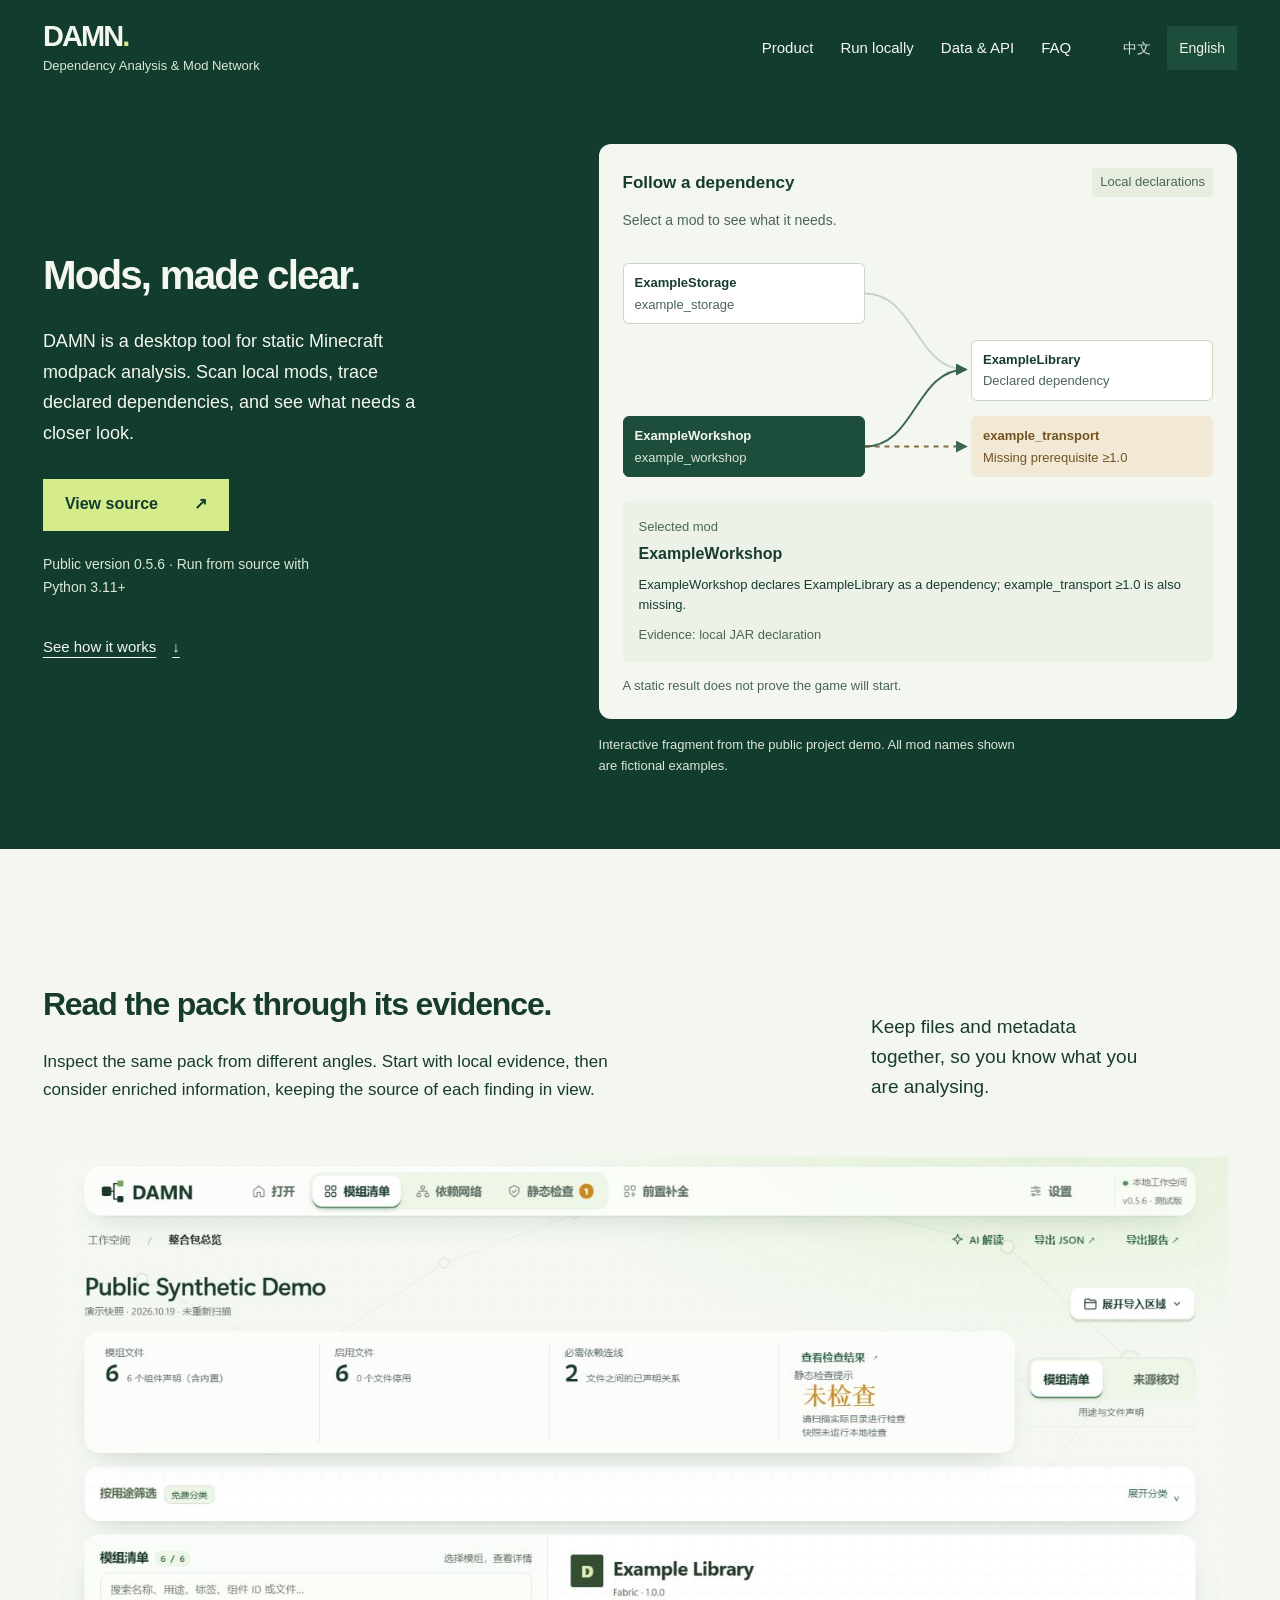
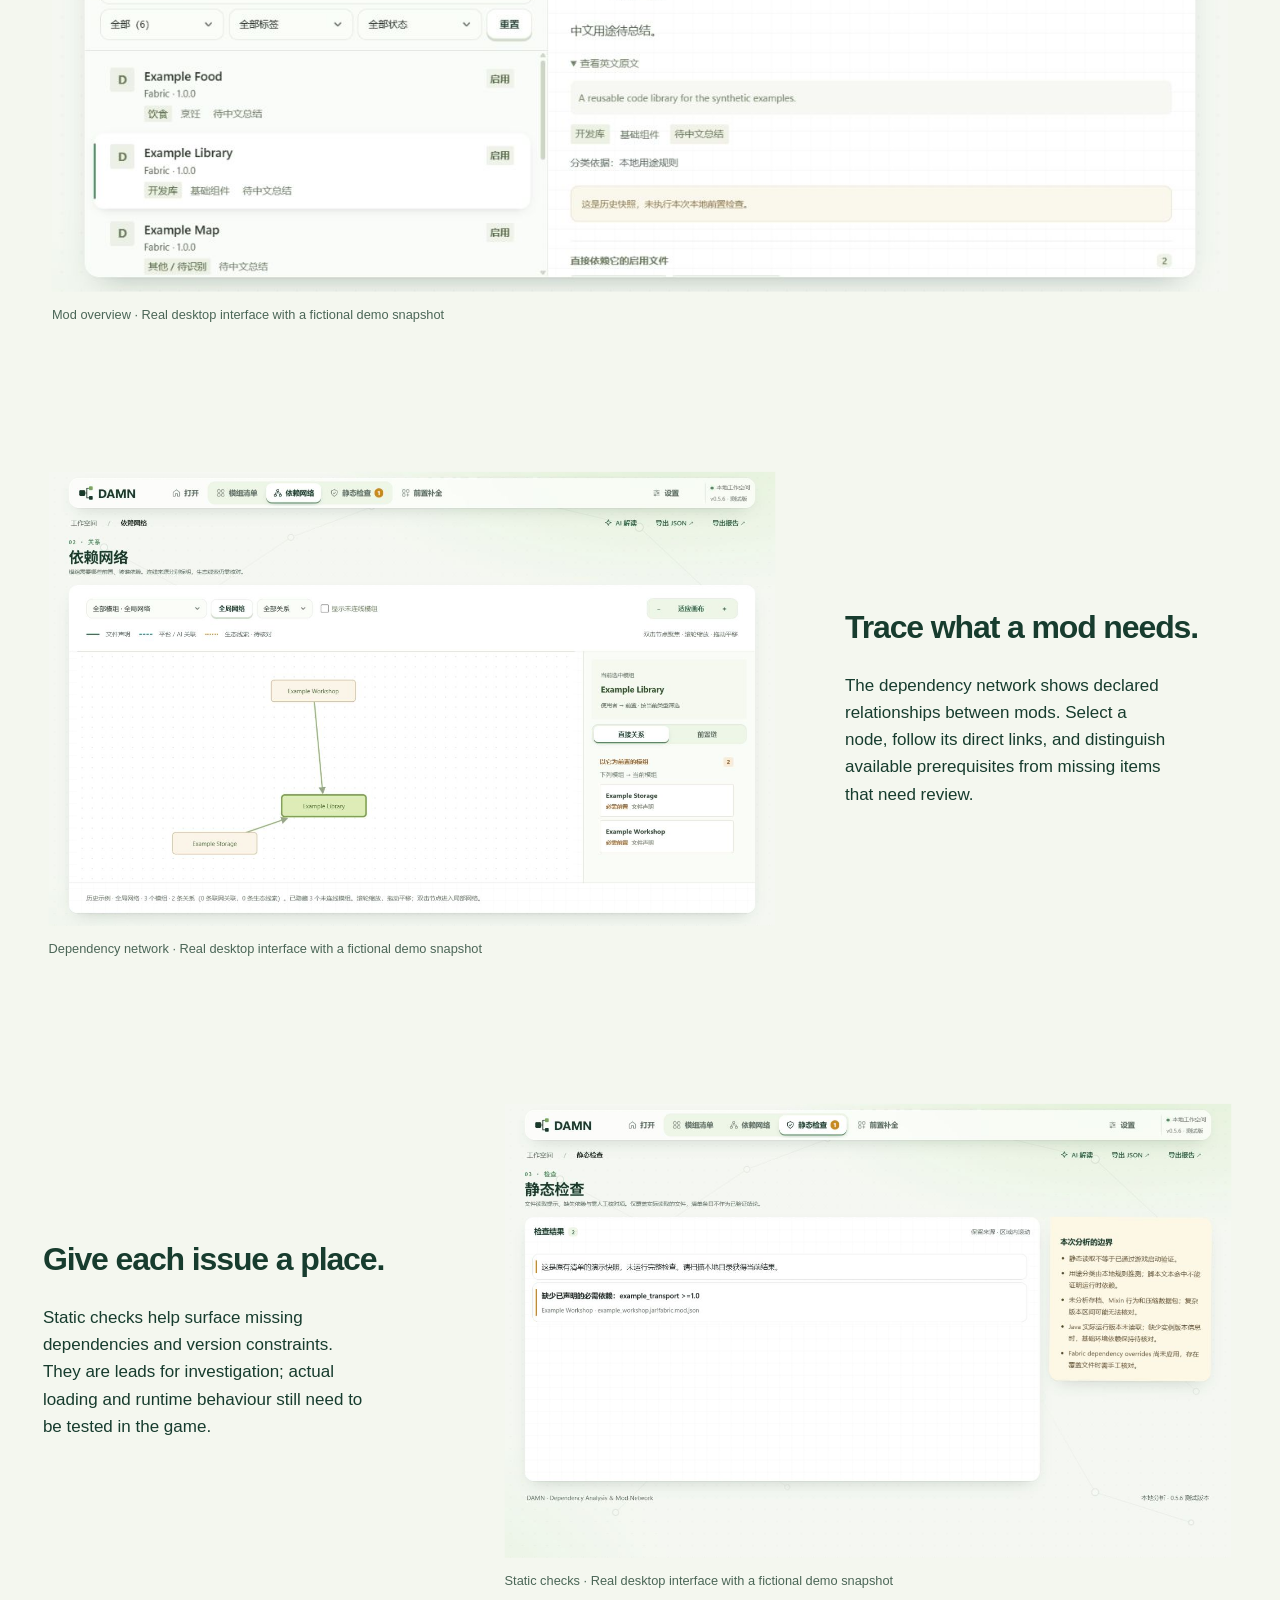
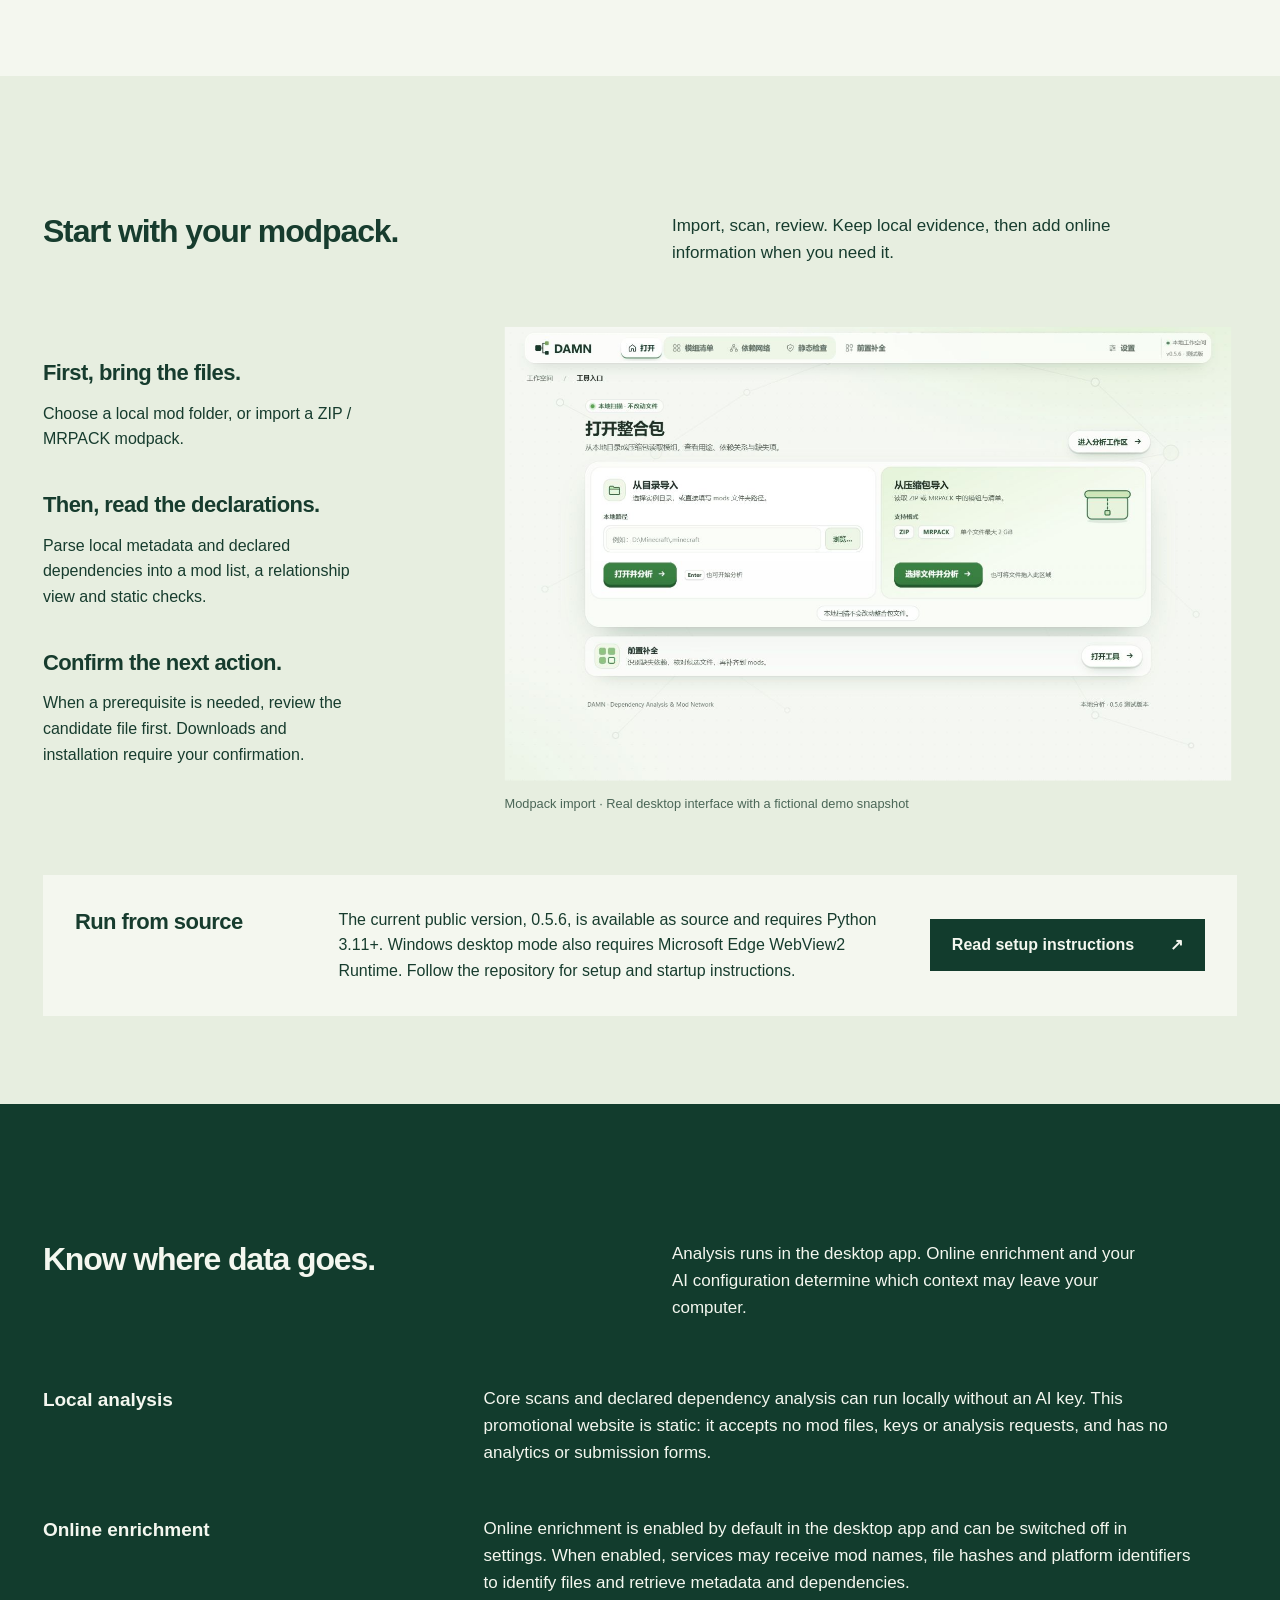
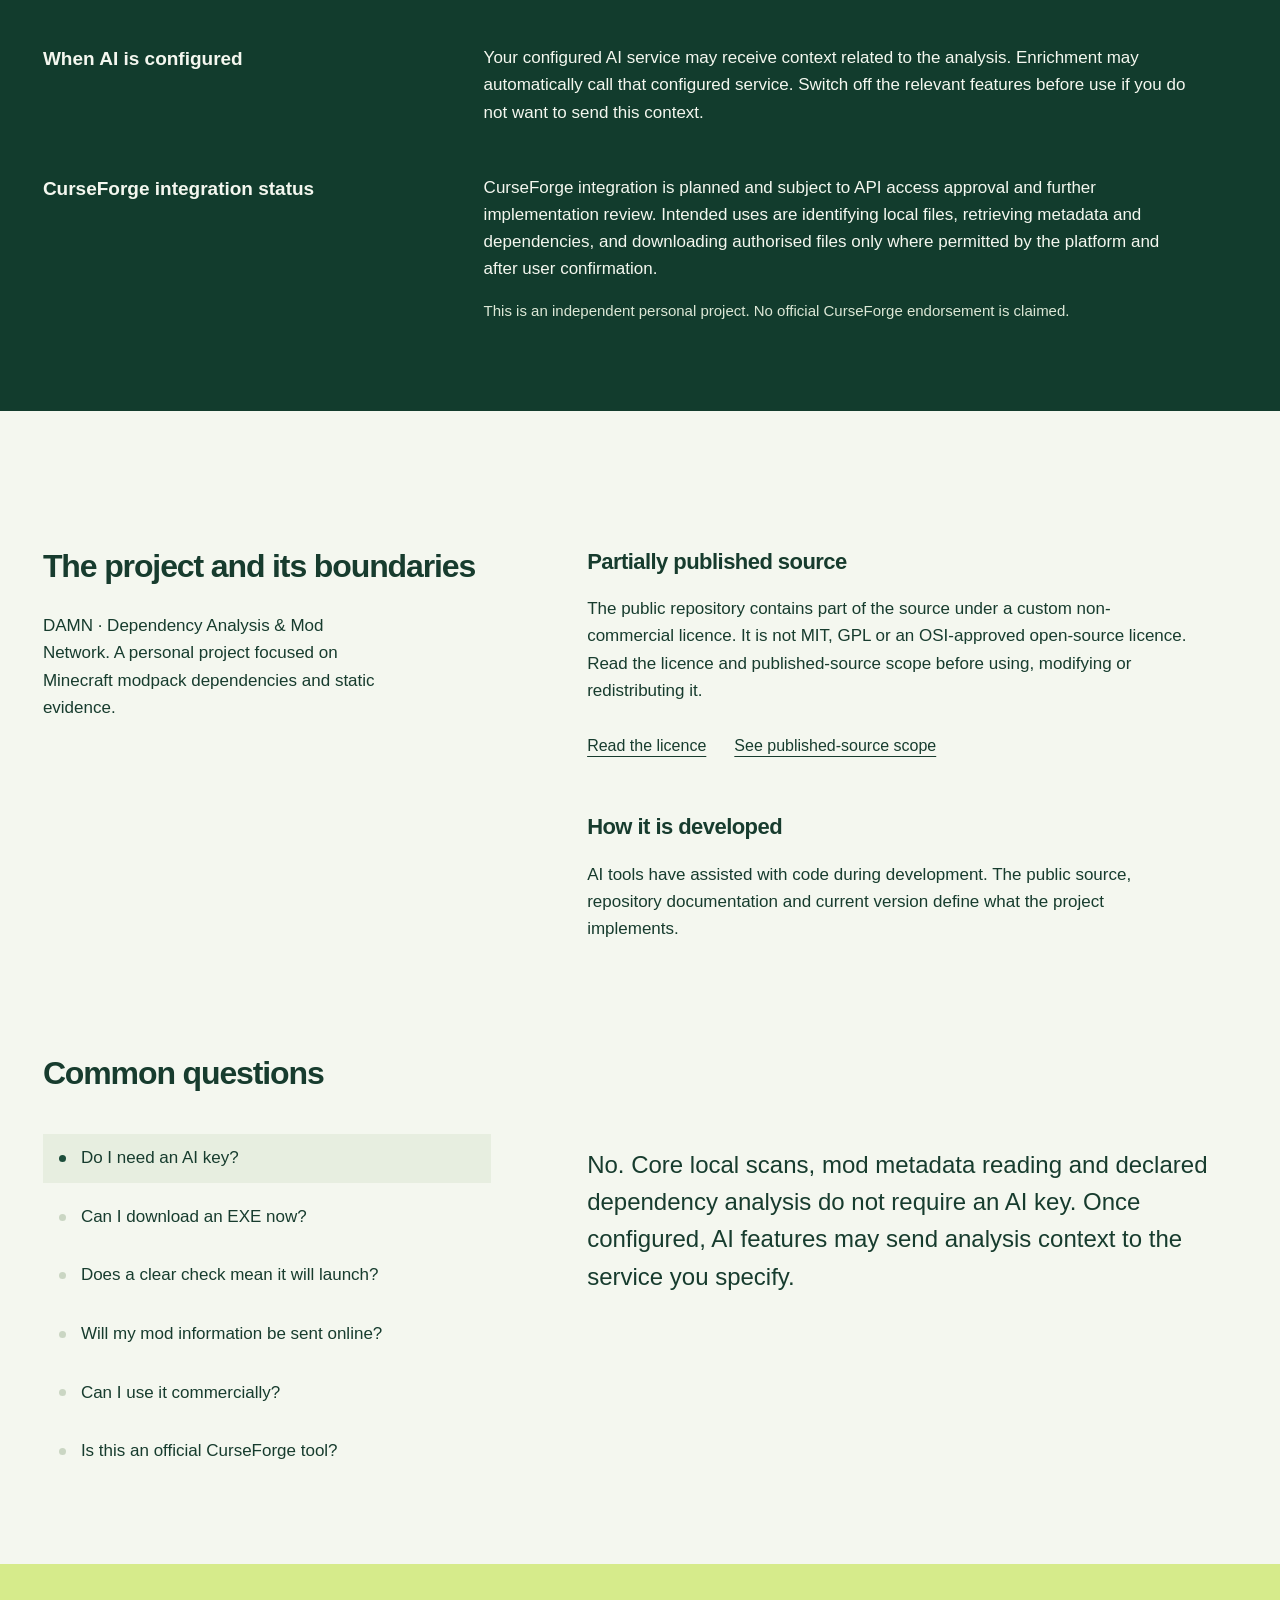
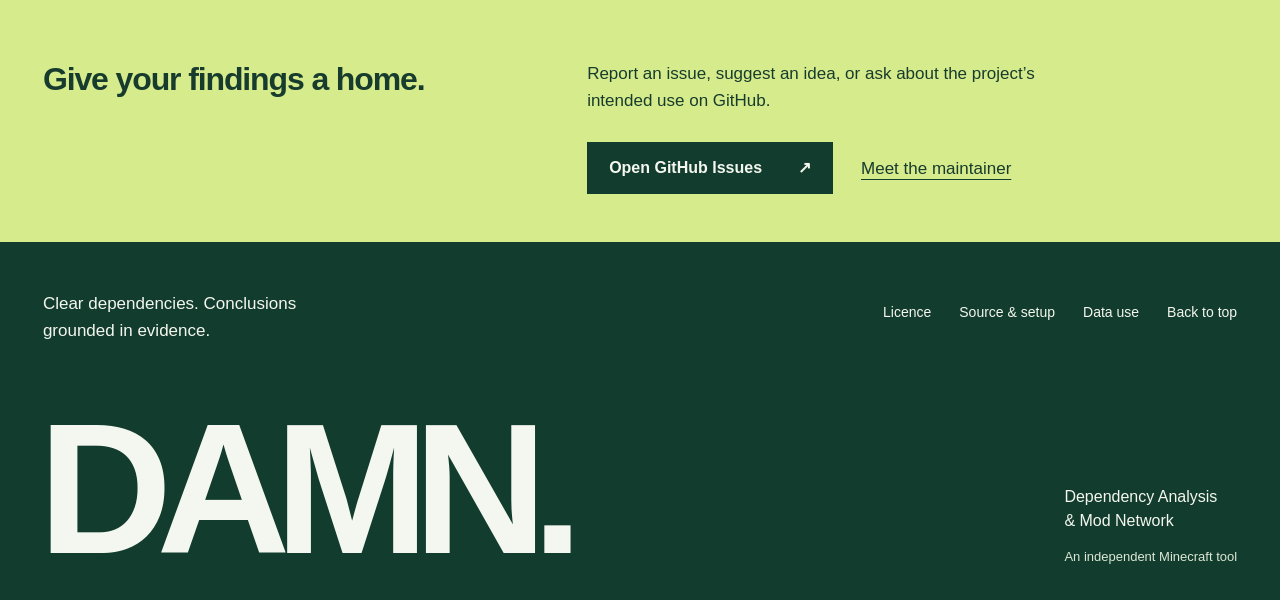
<file: docs/index.html>
<!doctype html>
<html lang="zh-CN" data-page-lang="zh">
<head>
<meta charset="utf-8">
<meta name="viewport" content="width=device-width, initial-scale=1">
<title>DAMN · Minecraft 整合包依赖分析</title>
<meta name="description" content="DAMN 是桌面端 Minecraft 整合包静态分析工具：扫描本地模组、梳理声明依赖、定位待核对的问题。查看真实界面、数据使用说明与源码。" data-i18n-content="description">
<meta name="theme-color" content="#123c2d">
<meta property="og:type" content="website">
<meta property="og:title" content="DAMN · Minecraft 整合包依赖分析" data-i18n-content="pageTitle">
<meta property="og:description" content="DAMN 是桌面端 Minecraft 整合包静态分析工具：扫描本地模组、梳理声明依赖、定位待核对的问题。查看真实界面、数据使用说明与源码。" data-i18n-content="description">
<meta property="og:locale" content="zh_CN" id="og-locale">
<meta property="og:url" content="https://lingxi-uwu.github.io/DAMN/" id="og-url">
<meta property="og:image" content="https://lingxi-uwu.github.io/DAMN/assets/overview.webp">
<meta property="og:image:alt" content="DAMN 中文桌面界面中的模组总览，展示虚构示例模组列表、版本与扫描结果" data-i18n-content="overviewAlt">
<link rel="canonical" href="https://lingxi-uwu.github.io/DAMN/" id="canonical">
<link rel="alternate" hreflang="zh-CN" href="https://lingxi-uwu.github.io/DAMN/">
<link rel="alternate" hreflang="en" href="https://lingxi-uwu.github.io/DAMN/en.html">
<link rel="alternate" hreflang="x-default" href="https://lingxi-uwu.github.io/DAMN/en.html">
<link rel="icon" href="favicon.svg" type="image/svg+xml">
<script>(function(){try{var q=new URLSearchParams(location.search).get('lang');var explicit=q==='en'||q==='zh'?q:null;var pathEnglish=/\/en\.html$/i.test(location.pathname);var saved=null;try{saved=localStorage.getItem('damn-site-language')}catch(e){}var preferred=null;var langs=navigator.languages&&navigator.languages.length?navigator.languages:[navigator.language||''];for(var i=0;i<langs.length;i++){if(/^zh(?:-|$)/i.test(langs[i])){preferred='zh';break}if(/^en(?:-|$)/i.test(langs[i])){preferred='en';break}}var selected=explicit||(pathEnglish?'en':(saved==='zh'||saved==='en'?saved:preferred||'en'));var current=document.documentElement.lang.indexOf('en')===0?'en':'zh';if(selected!==current){var next=new URL(selected==='en'?'en.html':'index.html',location.href);next.search=location.search;next.hash=location.hash;location.replace(next.href)}}catch(e){}})();</script>
<link rel="stylesheet" href="site.css?v=20261025-2">
<script src="site.js?v=20261025-2" defer></script>
</head>
<body id="top">
<a class="skip-link" href="#main" data-i18n="skip">跳到正文</a>
<div class="hero-field">
<header class="site-header frame">
<a class="brand" href="#top" aria-label="DAMN — Dependency Analysis and Mod Network"><span class="wordmark">DAMN<span aria-hidden="true">.</span></span><span class="brand-full">Dependency Analysis<span class="brand-break"> &amp; Mod Network</span></span></a>
<nav class="main-nav" aria-label="主要导航" data-i18n-aria-label="navLabel">
<a href="#product" data-i18n="navProduct">功能</a><a href="#get-started" data-i18n="navWorkflow">本地运行</a><a href="#data" data-i18n="navData">数据与 API</a><a href="#faq" data-i18n="navFaq">常见问题</a>
</nav>
<div class="language-control" role="group" aria-label="选择语言" data-i18n-aria-label="languageLabel"><a href="index.html?lang=zh" lang="zh-CN" hreflang="zh-CN" data-language="zh" aria-label="切换到中文" data-i18n-aria-label="langChinese" aria-current="true">中文</a><a href="en.html?lang=en" lang="en" hreflang="en" data-language="en" aria-label="Switch to English" data-i18n-aria-label="langEnglish" >English</a></div>
</header>
</div>
<main id="main">
<div class="hero-field">
<section class="hero frame" aria-labelledby="hero-title">
<div class="hero-copy">
<h1 data-i18n="heroTitle" id="hero-title" data-reveal>看清模组，理清关联。</h1>
<p data-i18n="heroCopy" class="hero-description" data-reveal>DAMN 是桌面端 Minecraft 整合包静态分析工具。扫描本地模组，展开声明依赖，把需要核对的问题摆到眼前。</p>
<div class="hero-action-row"><a class="button button-lime" href="https://github.com/Lingxi-UwU/DAMN" data-reveal><span data-i18n="source">查看源码</span><span aria-hidden="true">↗</span></a>
<p data-i18n="heroNote" class="hero-note" data-reveal>公开版本 0.5.6 · 通过 Python 3.11+ 从源码运行</p></div>
<a class="text-link hero-explore" href="#product" data-reveal><span data-i18n="heroExplore">看看它如何工作</span><span aria-hidden="true">↓</span></a>
</div>
<figure class="demo-figure" data-reveal>
<div class="dependency-demo" data-ui>
<div class="demo-toolbar"><strong data-i18n="demoTitle">依赖关系，点开就明白</strong><span data-i18n="demoMode">本地声明</span></div>
<p data-i18n="demoHint" class="demo-hint">选择一个模组，查看它需要什么。</p>
<div class="dependency-graph" role="group" aria-label="选择示例模组" data-i18n-aria-label="demoGroup">
<svg class="graph-edges" viewBox="0 0 600 230" preserveAspectRatio="none" aria-hidden="true"><defs><marker id="arrowhead" markerWidth="6" markerHeight="6" refX="5" refY="3" orient="auto"><path d="M0 0L6 3L0 6Z" fill="currentColor"/></marker></defs><path class="edge edge-storage" d="M245 35 C305 35 305 105 355 105"/><path class="edge edge-workshop is-active" d="M245 195 C305 195 305 105 355 105"/><path class="edge edge-missing is-active" d="M245 195 C295 195 305 195 355 195"/></svg>
<button type="button" class="mod-node source-node node-storage" data-mod="storage" aria-pressed="false"><span>ExampleStorage</span><small>example_storage</small></button>
<button type="button" class="mod-node source-node node-workshop is-selected" data-mod="workshop" aria-pressed="true"><span>ExampleWorkshop</span><small>example_workshop</small></button>
<div class="mod-node node-library"><span>ExampleLibrary</span><small data-i18n="demoDeclared">声明依赖</small></div>
<div class="mod-node node-missing"><span>example_transport</span><small><span data-i18n="demoMissing">缺少前置</span> ≥1.0</small></div>
</div>
<div class="demo-detail" aria-live="polite" aria-atomic="true"><span class="detail-label" data-i18n="demoSelection">已选择的模组</span><strong id="selected-mod">ExampleWorkshop</strong><p id="selection-result" data-i18n="demoWorkshopResult">ExampleWorkshop 声明依赖 ExampleLibrary；另缺少 example_transport ≥1.0。</p><span class="evidence" data-i18n="demoEvidence">证据：本地 JAR 声明</span></div>
<p data-i18n="demoLimit" class="demo-limit">静态依赖结果不等于游戏能够启动。</p>
</div>
<figcaption data-i18n="demoCaption" >可交互片段来自项目公开演示；以上均为虚构示例模组。</figcaption>
</figure>
</section>
</div>
<section class="product-section section frame" id="product" aria-labelledby="product-title">
<div class="section-intro"><div><h2 data-i18n="productTitle" id="product-title" data-reveal>清单与问题，都有依据。</h2><p data-i18n="productCopy" data-reveal>同一份整合包，用不同视角核对。先看本地证据，再看补充信息，让每个结论都有来处。</p></div><p data-i18n="overviewText" class="intro-aside" data-reveal>文件与元数据放在一起，先确认你正在分析什么。</p></div>
<p class="gallery-cue" id="gallery-hint"><span data-i18n="galleryHint">左右滑动查看三个视角；点按图片可放大。</span><span aria-hidden="true">↔</span></p>
<div class="product-gallery" role="region" tabindex="0" aria-label="产品界面：模组总览、依赖网络与静态检查" data-i18n-aria-label="galleryLabel" aria-describedby="gallery-hint">
<div class="gallery-panel gallery-overview"><figure class="product-figure overview-figure" data-reveal><a class="capture-link" href="assets/overview.webp" target="_blank" rel="noopener" aria-label="DAMN 中文桌面界面中的模组总览，展示虚构示例模组列表、版本与扫描结果" data-i18n-aria-label="overviewAlt"><img src="assets/overview.webp" alt="DAMN 中文桌面界面中的模组总览，展示虚构示例模组列表、版本与扫描结果" data-i18n-alt="overviewAlt" width="1440" height="900" loading="lazy" decoding="async"></a><figcaption data-i18n="overviewCaption" >模组总览 · 真实桌面界面，虚构演示快照</figcaption></figure><div class="story-copy gallery-overview-copy"><h3 data-i18n="galleryOverviewTitle">模组总览</h3><p data-i18n="overviewText">文件与元数据放在一起，先确认你正在分析什么。</p></div></div>
<div class="network-story story-row gallery-panel"><figure class="product-figure " data-reveal><a class="capture-link" href="assets/network.webp" target="_blank" rel="noopener" aria-label="DAMN 中文桌面界面的依赖网络，展示虚构示例模组之间的关联" data-i18n-aria-label="networkAlt"><img src="assets/network.webp" alt="DAMN 中文桌面界面的依赖网络，展示虚构示例模组之间的关联" data-i18n-alt="networkAlt" width="1440" height="900" loading="lazy" decoding="async"></a><figcaption data-i18n="networkCaption" >依赖网络 · 真实桌面界面，虚构演示快照</figcaption></figure><div class="story-copy"><h2 data-i18n="networkTitle" data-reveal>顺着关系，找到前置。</h2><p data-i18n="networkCopy" data-reveal>依赖网络呈现模组之间的声明关系。选中一个节点，查看直接关联，区分已有前置与待核对的缺项。</p></div></div>
<div class="checks-story story-row gallery-panel"><div class="story-copy"><h2 data-i18n="checksTitle" data-reveal>把待核对项，单独列清。</h2><p data-i18n="checksCopy" data-reveal>静态检查帮助定位缺失依赖、版本条件等问题。结果是排查线索；实际加载、运行表现仍需在游戏中验证。</p></div><figure class="product-figure " data-reveal><a class="capture-link" href="assets/checks.webp" target="_blank" rel="noopener" aria-label="DAMN 中文桌面界面的静态检查视图，列出虚构演示数据中的待核对问题" data-i18n-aria-label="checksAlt"><img src="assets/checks.webp" alt="DAMN 中文桌面界面的静态检查视图，列出虚构演示数据中的待核对问题" data-i18n-alt="checksAlt" width="1440" height="900" loading="lazy" decoding="async"></a><figcaption data-i18n="checksCaption" >静态检查 · 真实桌面界面，虚构演示快照</figcaption></figure></div>
</div>
</section>
<section class="workflow-field" id="get-started" aria-labelledby="workflow-title"><div class="section frame">
<div class="workflow-heading"><h2 data-i18n="workflowTitle" id="workflow-title" data-reveal>从你的整合包开始。</h2><p data-i18n="workflowIntro" data-reveal>导入、扫描、核对。保留本地证据，再按需要补充联网信息。</p></div>
<div class="workflow-content"><div class="exchange-list"><div class="exchange" data-reveal><h3 data-i18n="workflowFirst" >先导入文件。</h3><p data-i18n="workflowFirstCopy" >选择本地模组目录，或导入 ZIP / MRPACK 整合包。</p></div><div class="exchange" data-reveal><h3 data-i18n="workflowSecond" >再读取声明。</h3><p data-i18n="workflowSecondCopy" >解析本地模组元数据与声明依赖，整理清单、关联与静态检查结果。</p></div><div class="exchange" data-reveal><h3 data-i18n="workflowThird" >最后确认操作。</h3><p data-i18n="workflowThirdCopy" >需要补充前置时，先核对候选文件；下载与安装操作由用户确认。</p></div></div><figure class="product-figure " data-reveal><a class="capture-link" href="assets/import.webp" target="_blank" rel="noopener" aria-label="DAMN 中文桌面界面的整合包导入流程，展示本地目录与压缩包输入" data-i18n-aria-label="importAlt"><img src="assets/import.webp" alt="DAMN 中文桌面界面的整合包导入流程，展示本地目录与压缩包输入" data-i18n-alt="importAlt" width="1440" height="900" loading="lazy" decoding="async"></a><figcaption data-i18n="importCaption" >整合包导入 · 真实桌面界面，虚构演示快照</figcaption></figure></div>
<div class="run-source" data-reveal><h3 data-i18n="runTitle" >从源码运行</h3><p data-i18n="runCopy" >当前公开版本 0.5.6 提供源码，需要 Python 3.11+。Windows 桌面模式还需要 Microsoft Edge WebView2 Runtime。环境准备与启动方式以仓库说明为准。</p><a class="button button-forest" data-setup-link href="https://github.com/Lingxi-UwU/DAMN/blob/main/docs/RUNNING.md"><span data-i18n="readme">阅读运行说明</span><span aria-hidden="true">↗</span></a></div>
</div></section>
<section class="data-field" id="data" aria-labelledby="data-title"><div class="section frame">
<div class="data-heading"><h2 data-i18n="dataTitle" id="data-title" data-reveal>数据去向，说清楚。</h2><p data-i18n="dataIntro" data-reveal>分析发生在桌面应用中。联网补全与 AI 配置决定哪些上下文会离开本机。</p></div>
<dl class="data-exchanges">
<div data-reveal><dt data-i18n="dataLocal" >本地分析</dt><dd data-i18n="dataLocalCopy" >基础扫描与声明依赖分析可在本地进行，无需填写 AI 密钥。这个介绍网站仅为静态页面，不接收模组文件、密钥或分析请求，也没有统计追踪与提交表单。</dd></div>
<div data-reveal><dt data-i18n="dataNetwork" >联网补全</dt><dd data-i18n="dataNetworkCopy" >桌面应用默认开启联网补全，可在设置中关闭。启用时，可能向所使用的平台发送模组名称、文件哈希与平台标识，用于识别文件、查询元数据和依赖。</dd></div>
<div data-reveal><dt data-i18n="dataAi" >配置 AI 后</dt><dd data-i18n="dataAiCopy" >你配置的 AI 服务可能收到与分析相关的上下文。联网补全过程可能自动调用已配置的 AI；如不希望发送这些内容，请先关闭相关功能。</dd></div>
<div data-reveal><dt data-i18n="dataCf" >CurseForge 接入状态</dt><dd><p data-i18n="dataCfCopy">CurseForge 接入仍待 API 审核与后续实现核对。拟议用途为识别本地文件、获取元数据与依赖；仅在平台允许且用户确认后下载获授权的文件。</p><p data-i18n="dataCfNote" class="data-note">本项目是独立个人项目，未宣称获得 CurseForge 官方背书。</p></dd></div>
</dl>
</div></section>
<section class="about-section section frame" aria-labelledby="about-title"><div class="about-heading"><h2 data-i18n="aboutTitle" id="about-title" data-reveal>项目与使用边界</h2><p data-i18n="aboutCopy" data-reveal>DAMN · Dependency Analysis &amp; Mod Network。一个围绕 Minecraft 整合包依赖与静态证据展开的个人项目。</p></div><div class="about-letter"><div data-reveal><h3 data-i18n="licenseTitle" >部分源码公开</h3><p data-i18n="licenseCopy" >公开仓库发布的是部分源码，采用自定义非商业许可证；不是 MIT、GPL 或 OSI 认可的开源许可证。使用、修改与分发前，请阅读仓库中的许可与源码范围说明。</p><div class="inline-links"><a class="text-link" href="https://github.com/Lingxi-UwU/DAMN/blob/main/LICENSE.txt" data-i18n="licenseLink">阅读许可证</a><a class="text-link" href="https://github.com/Lingxi-UwU/DAMN/blob/main/SOURCE-MANIFEST.json" data-i18n="manifestLink">查看源码范围</a></div></div><div data-reveal><h3 data-i18n="aiTitle" >开发方式</h3><p data-i18n="aiCopy" >项目开发过程中使用了 AI 辅助编写代码。功能说明与实际实现以公开源码、仓库文档和当前版本为准。</p></div></div></section>
<section class="faq-section section frame" id="faq" aria-labelledby="faq-title"><h2 data-i18n="faqTitle" id="faq-title" data-reveal>常见问题</h2><div class="faq-layout" data-reveal><nav class="faq-index" aria-label="选择一个问题" data-i18n-aria-label="faqIndex"><a href="#answer-1" id="question-1" data-faq="1" data-i18n="faq1">必须配置 AI 才能使用吗？</a><a href="#answer-2" id="question-2" data-faq="2" data-i18n="faq2">现在可以下载 EXE 吗？</a><a href="#answer-3" id="question-3" data-faq="3" data-i18n="faq3">检查通过，就一定能启动吗？</a><a href="#answer-4" id="question-4" data-faq="4" data-i18n="faq4">模组信息会上传吗？</a><a href="#answer-5" id="question-5" data-faq="5" data-i18n="faq5">能用于商业项目吗？</a><a href="#answer-6" id="question-6" data-faq="6" data-i18n="faq6">这是 CurseForge 官方工具吗？</a></nav><div class="faq-answers"><article id="answer-1" aria-labelledby="question-1"><h3 data-i18n="faq1">必须配置 AI 才能使用吗？</h3><p data-i18n="faq1Answer">不需要。基础本地扫描、模组元数据读取与声明依赖分析无需 AI 密钥。配置 AI 后，相关功能可能向你指定的服务发送分析上下文。</p></article><article id="answer-2" aria-labelledby="question-2"><h3 data-i18n="faq2">现在可以下载 EXE 吗？</h3><p data-i18n="faq2Answer">当前公开版本 0.5.6 通过源码提供。本页的按钮指向实际 GitHub 仓库；请按仓库说明准备 Python 3.11+ 环境并运行。</p></article><article id="answer-3" aria-labelledby="question-3"><h3 data-i18n="faq3">检查通过，就一定能启动吗？</h3><p data-i18n="faq3Answer">不能据此保证。DAMN 做的是静态分析，无法覆盖游戏运行时的所有交互、配置与环境差异。请结合日志和实际游戏测试继续核对。</p></article><article id="answer-4" aria-labelledby="question-4"><h3 data-i18n="faq4">模组信息会上传吗？</h3><p data-i18n="faq4Answer">桌面应用的联网补全默认开启，可关闭。启用时会按所用服务发送模组名称、哈希或平台标识；已配置的 AI 也可能收到上下文，并在补全时自动被调用。详情见本页“数据与 API”。</p></article><article id="answer-5" aria-labelledby="question-5"><h3 data-i18n="faq5">能用于商业项目吗？</h3><p data-i18n="faq5Answer">公开源码使用自定义非商业许可证。请直接阅读仓库 LICENSE.txt 中的授权范围；如需核对超出许可范围的用途，请在项目仓库提交 Issue。</p></article><article id="answer-6" aria-labelledby="question-6"><h3 data-i18n="faq6">这是 CurseForge 官方工具吗？</h3><p data-i18n="faq6Answer">不是。这是独立个人项目。CurseForge 接入仍待 API 审核与后续实现核对；平台名称仅用于说明拟议的集成用途。</p></article></div></div></section>
<section class="contact-field" aria-labelledby="contact-title"><div class="contact-section frame"><h2 data-i18n="contactTitle" id="contact-title" data-reveal>让问题，有地方落下。</h2><div><p data-i18n="contactCopy" data-reveal>发现问题、提出想法，或核对项目用途，都可以从 GitHub 开始。</p><div class="contact-actions" data-reveal><a class="button button-forest" href="https://github.com/Lingxi-UwU/DAMN/issues"><span data-i18n="issues">提交或查看问题</span><span aria-hidden="true">↗</span></a><a class="text-link" href="https://github.com/Lingxi-UwU" data-i18n="maintainer">维护者主页</a></div></div></div></section>
</main>
<footer class="site-footer"><div class="frame footer-top"><p data-i18n="footerCopy">把依赖说清，把结论留给证据。</p><nav aria-label="DAMN"><a href="https://github.com/Lingxi-UwU/DAMN/blob/main/LICENSE.txt" data-i18n="footerLicense">许可证</a><a href="https://github.com/Lingxi-UwU/DAMN#readme" data-i18n="footerSource">源码与说明</a><a href="#data" data-i18n="footerData">数据说明</a><a href="#top" data-i18n="footerBack">回到顶部</a></nav></div><div class="frame footer-bottom"><div class="footer-wordmark" aria-hidden="true">DAMN.</div><p>Dependency Analysis<br>&amp; Mod Network<span data-i18n="footerIndependent">独立 Minecraft 工具项目</span></p></div></footer>
</body>
</html>
</file>
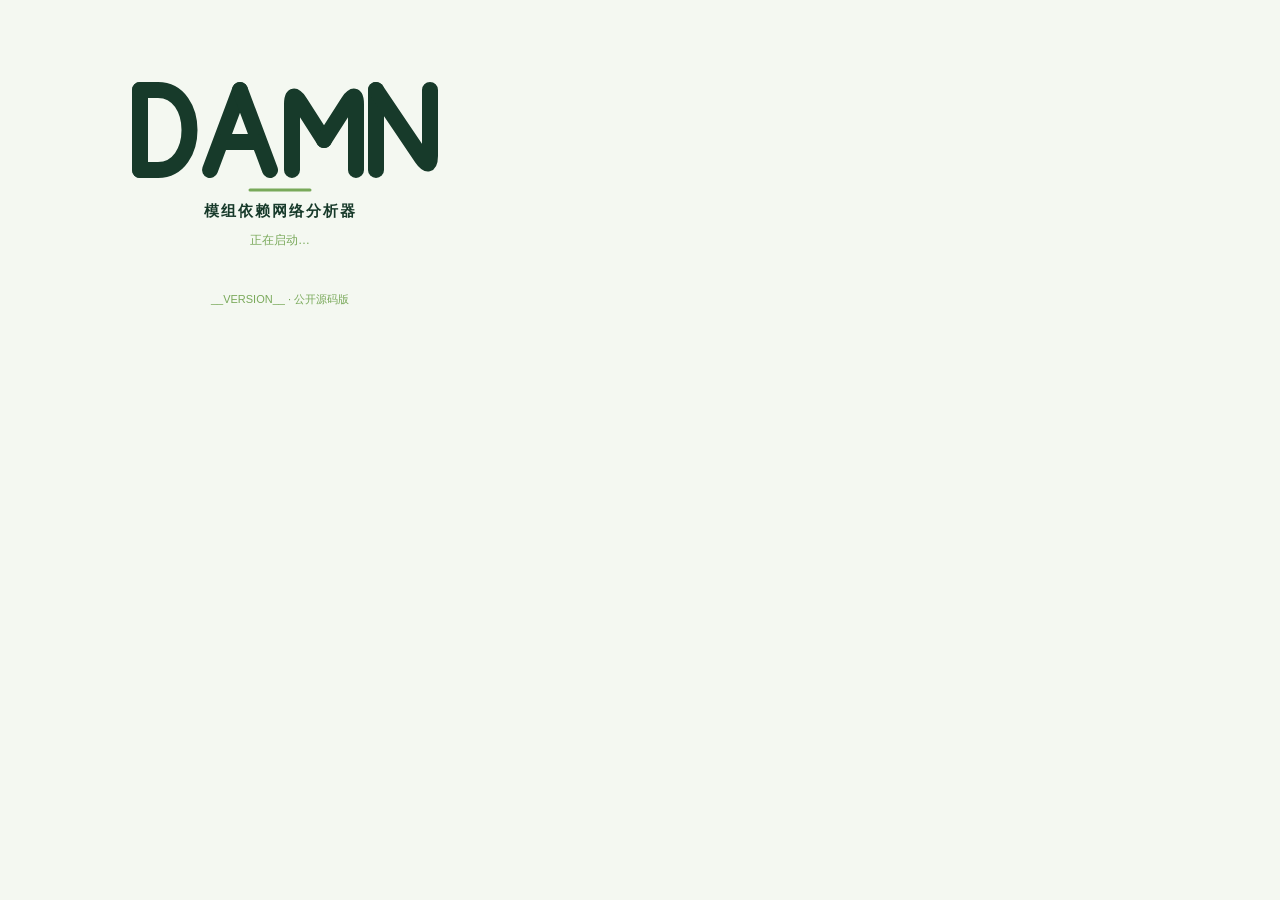
<file: desktop-assets/splash.html>
<!DOCTYPE html><html lang='zh-CN'><head><meta charset='utf-8'><title>DAMN</title><style>html,body{margin:0;width:560px;height:320px;overflow:hidden;background:#f4f8f1;font-family:'Segoe UI','Microsoft YaHei',sans-serif;color:#173a2a}svg{position:absolute;left:0;top:0;width:560px;height:320px;overflow:hidden}.s{fill:none;stroke:#173a2a;stroke-width:16;stroke-linecap:round;stroke-linejoin:round}.t{position:absolute;left:0;width:560px;text-align:center}#n{top:202px;font-size:15px;font-weight:600;letter-spacing:2px}#w{top:232px;font-size:12px;color:#79a95a}#f{top:292px;font-size:11px;color:#79a95a}#u{stroke:#79a95a;stroke-width:3;stroke-linecap:round}</style></head><body><svg viewBox='0 0 560 320' aria-label='DAMN'><line id='u' x1='250' y1='190' x2='310' y2='190'/><g id='g'><path class='s' data-a='M-30 40C60 40 140 20 140 90' d='M140 90L140 170'/><path class='s' data-a='M60 350C60 250 90 170 140 170' d='M140 170L158 170C200 170 200 90 158 90L140 90'/><path class='s' data-a='M150 350C165 310 195 210 210 170' d='M210 170L240 90'/><path class='s' data-a='M180 -30C200 0 225 50 240 90' d='M240 90L270 170'/><path class='s' data-a='M-30 250C100 250 160 142 222 142' d='M222 142L258 142'/><path class='s' data-a='M330 350C300 300 292 230 292 170' d='M292 170L292 104Q292 90 300 102.5L324 140'/><path class='s' data-a='M590 260C450 260 356 240 356 170' d='M356 170L356 104Q356 90 348 102.5L324 140'/><path class='s' data-a='M420 350C390 300 376 240 376 170' d='M376 170L376 90'/><path class='s' data-a='M330 -30C345 0 355 59 376 90' d='M376 90L421.9 158Q430 170 430 156L430 90'/></g></svg><div class='t' id='n'>模组依赖网络分析器</div><div class='t' id='w'>正在启动…</div><div class='t' id='f'>__VERSION__ · 公开源码版</div><script>(function(){var P=[].slice.call(document.querySelectorAll('#g path')),A=[],T=0,done=0,sent=0,L=[];function notify(){if(sent||!done)return;var w=window.pywebview;if(w&&w.api&&typeof w.api.splash_done=='function'){sent=1;try{w.api.splash_done()}catch(e){}}}window.addEventListener('pywebviewready',notify);function finish(){if(done)return;done=1;clearTimeout(T);A.forEach(function(a){try{a.cancel()}catch(e){}});A=[];P.forEach(function(p,i){if(L[i])p.setAttribute('d',L[i]);p.style.strokeDasharray='';p.style.strokeDashoffset=''});notify()}var mq=window.matchMedia?matchMedia('(prefers-reduced-motion: reduce)'):null;function onMq(e){if(e.matches)finish()}if(mq){mq.addEventListener?mq.addEventListener('change',onMq):mq.addListener&&mq.addListener(onMq)}if((mq&&mq.matches)||!P.length||!P[0].animate||!P[0].getTotalLength){finish();return}try{P.forEach(function(p,i){var d=p.getAttribute('d');L[i]=d;var l=p.getTotalLength();p.setAttribute('d',p.getAttribute('data-a')+d.replace(/^M/,'L'));var t=p.getTotalLength();p.style.strokeDasharray=l+' '+(t+l+20);p.style.strokeDashoffset=l;var a=p.animate([{strokeDashoffset:l},{strokeDashoffset:-(t-l)}],{duration:950,delay:i*28,easing:'cubic-bezier(.45,.05,.25,1)',fill:'forwards'});A.push(a)})}catch(e){finish();return}T=setTimeout(finish,1450)})();</script></body></html>
</file>
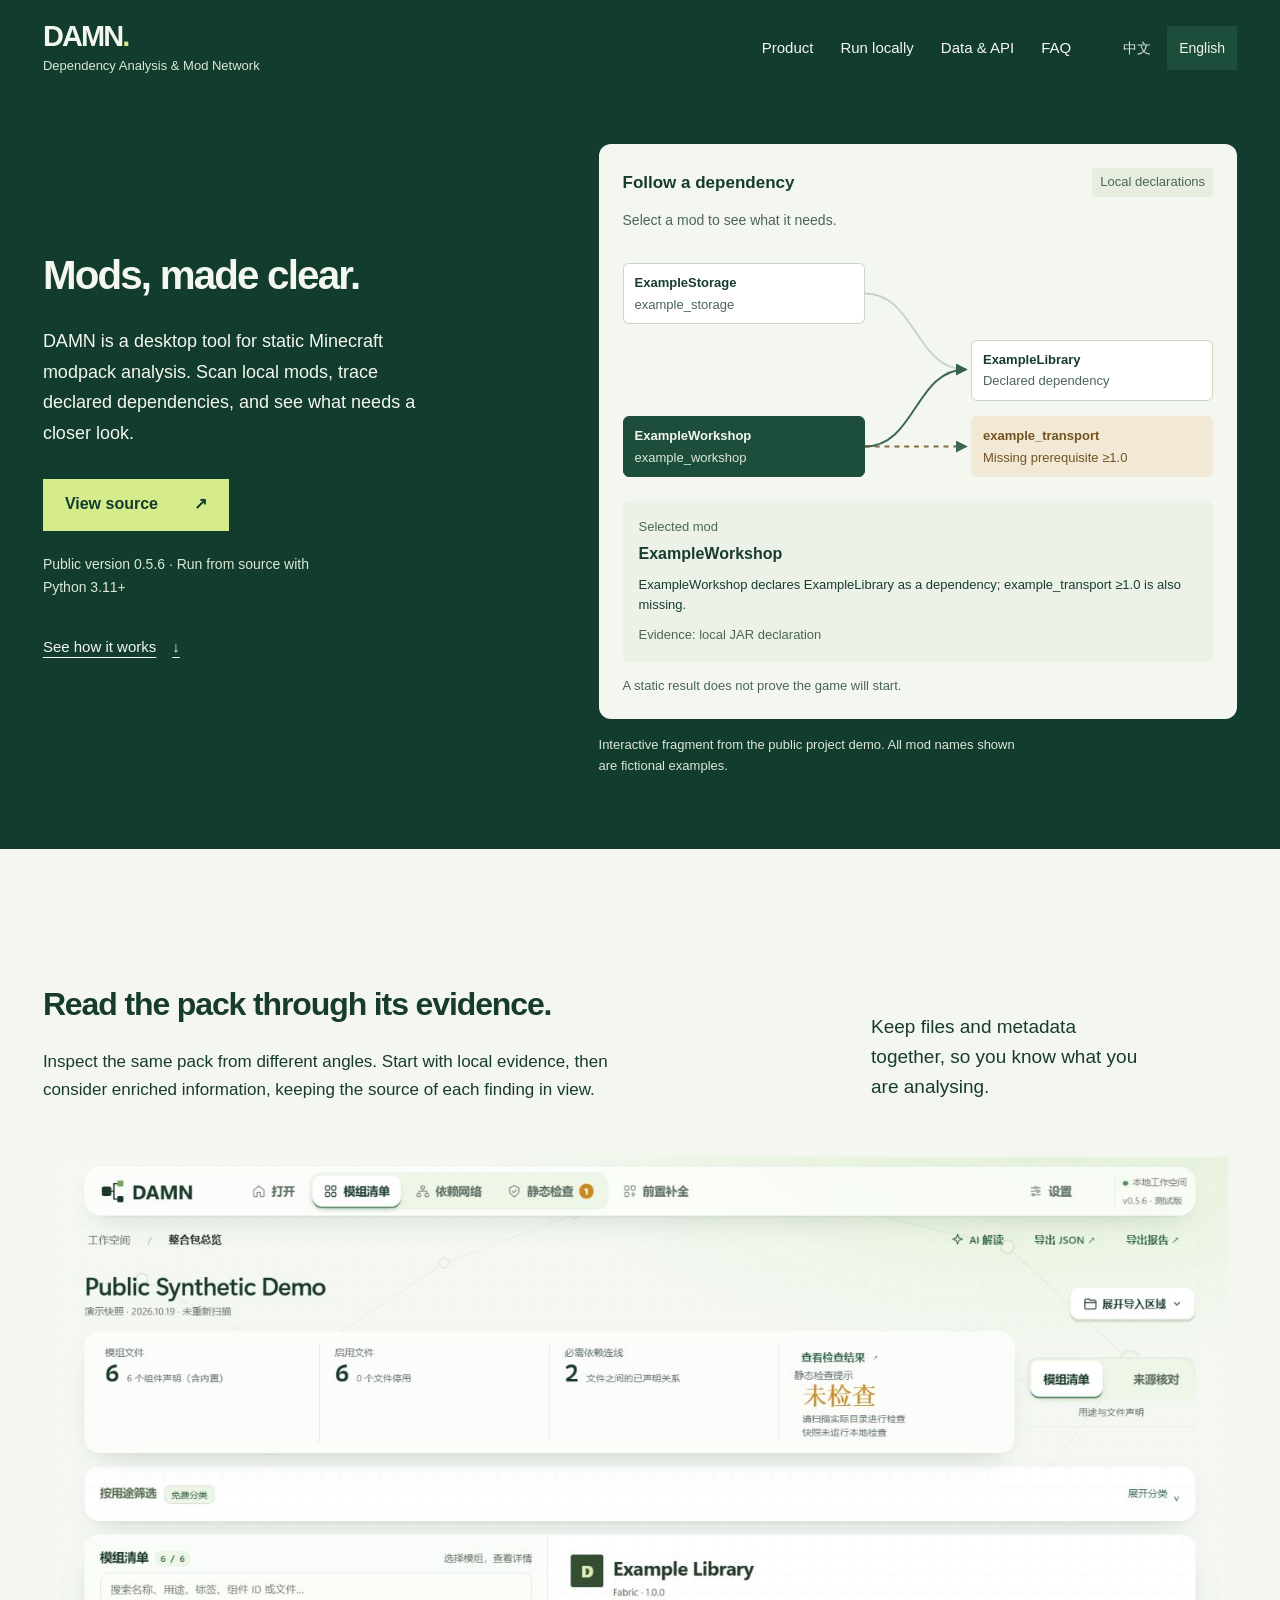
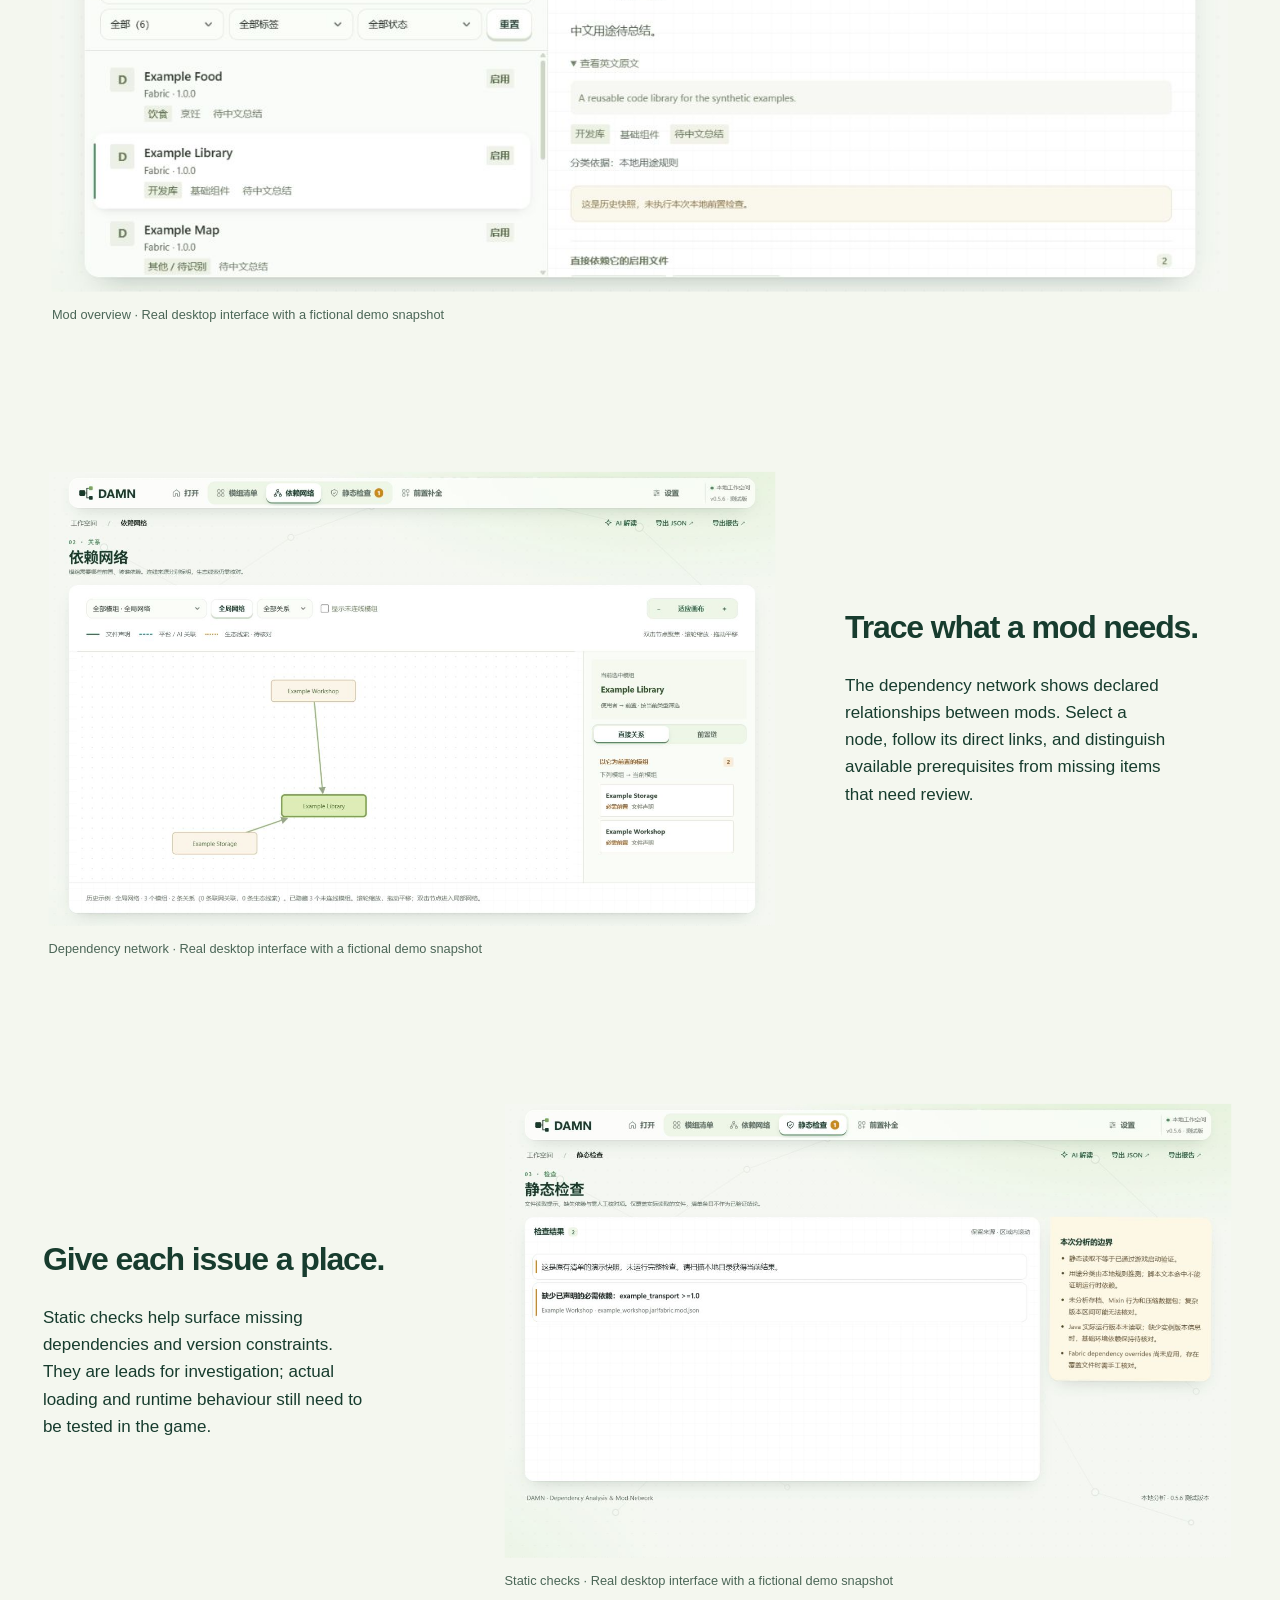
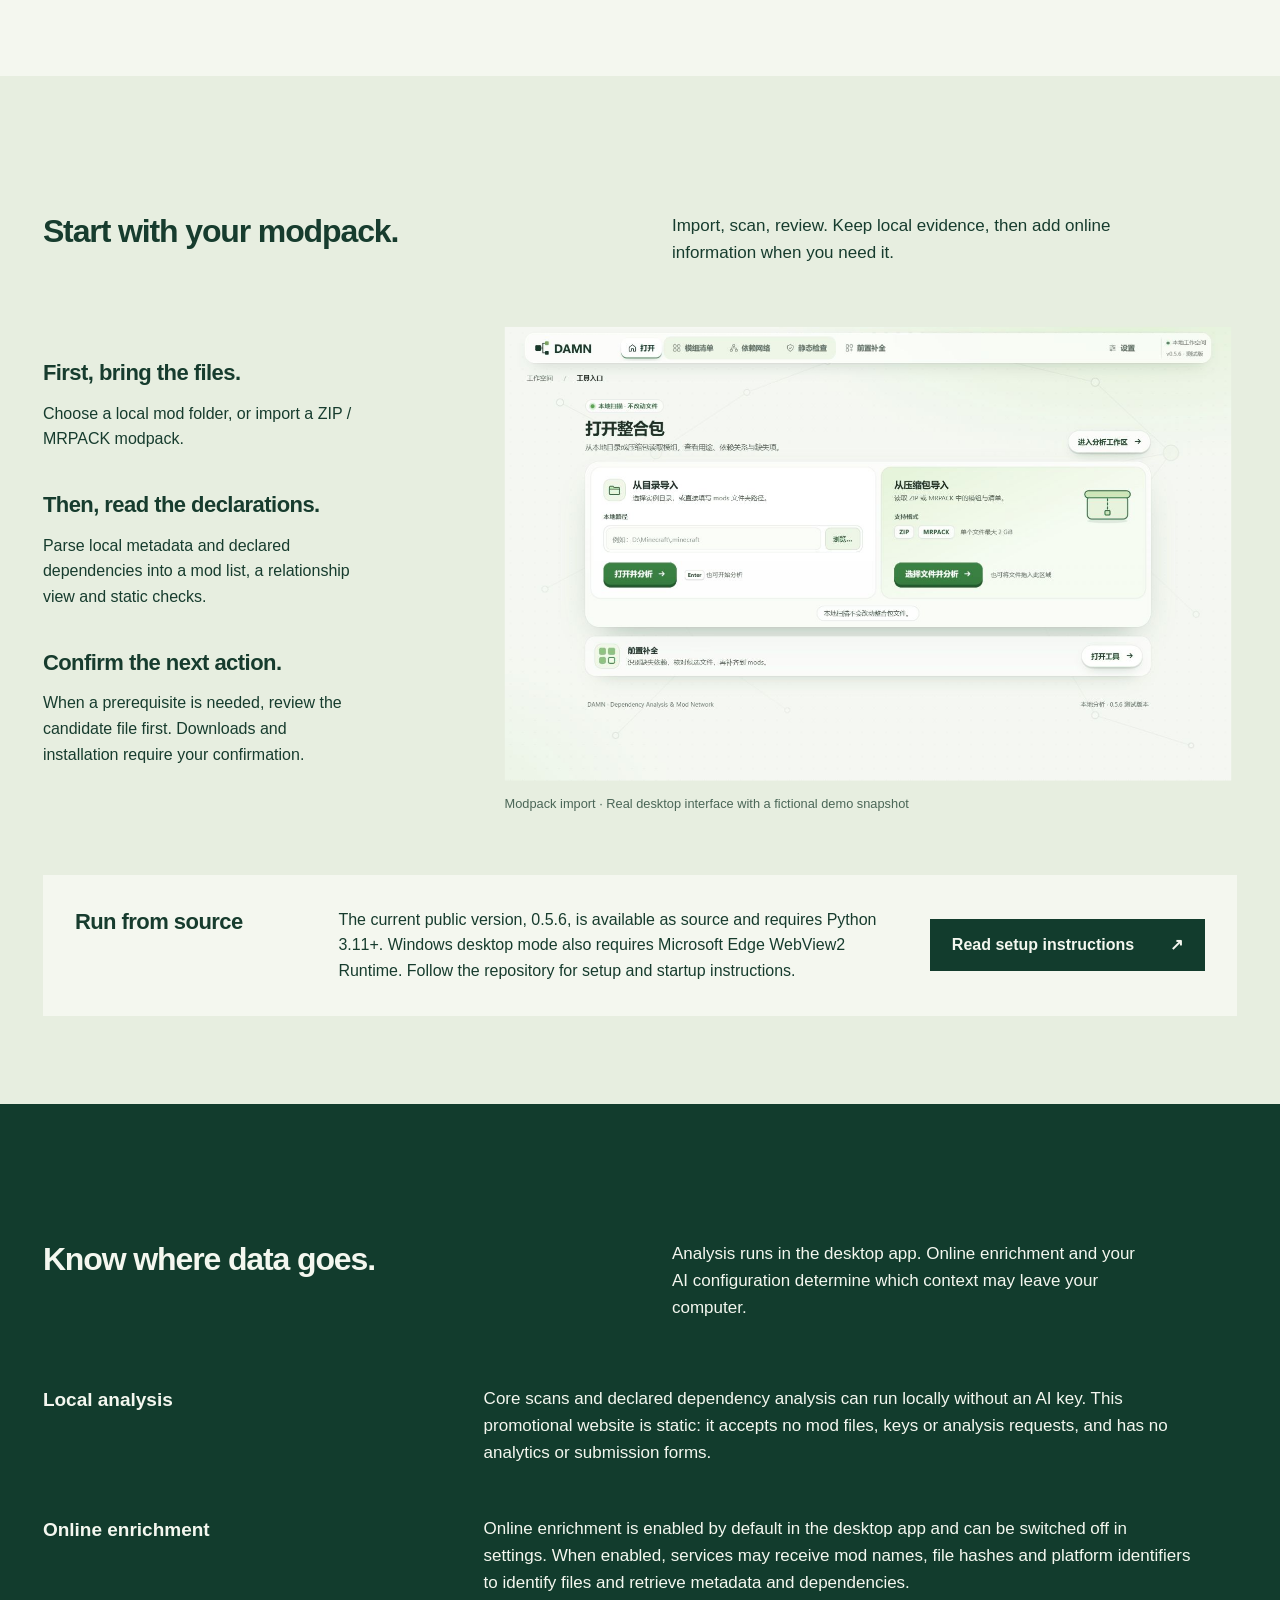
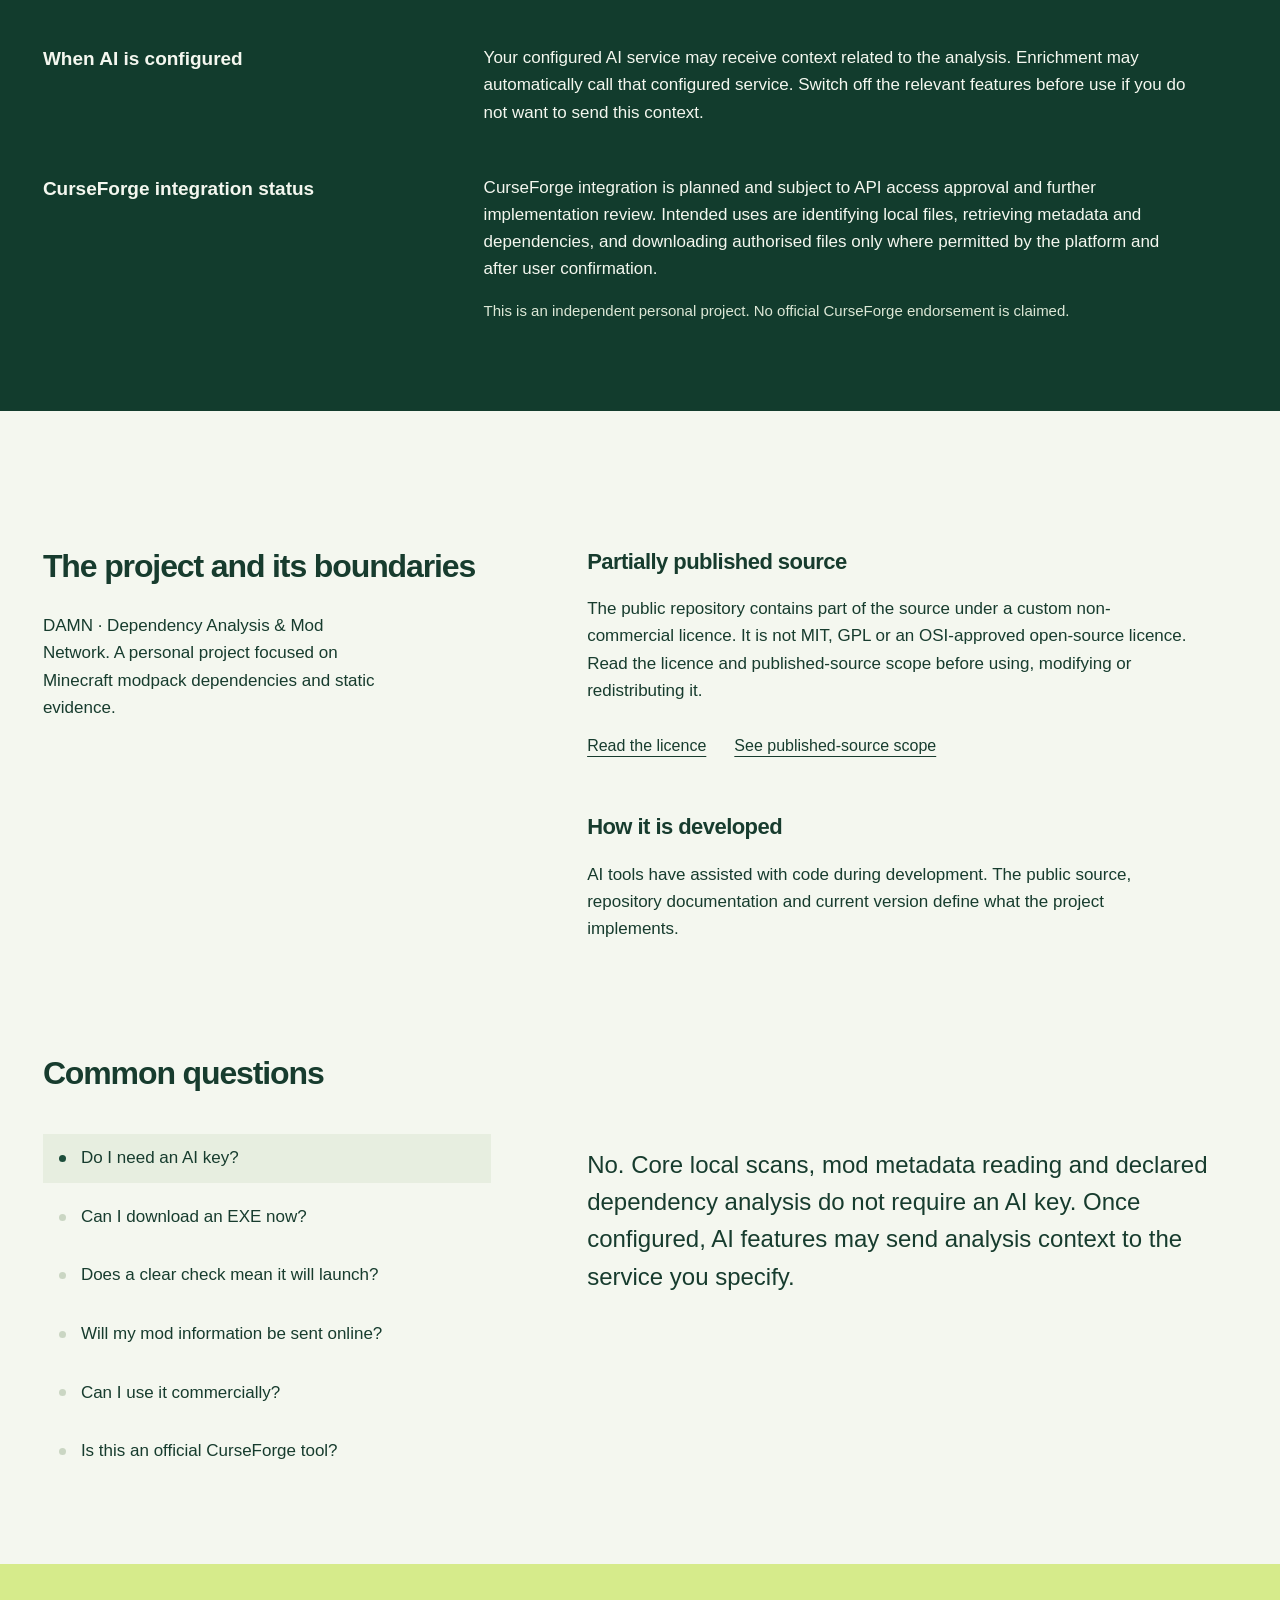
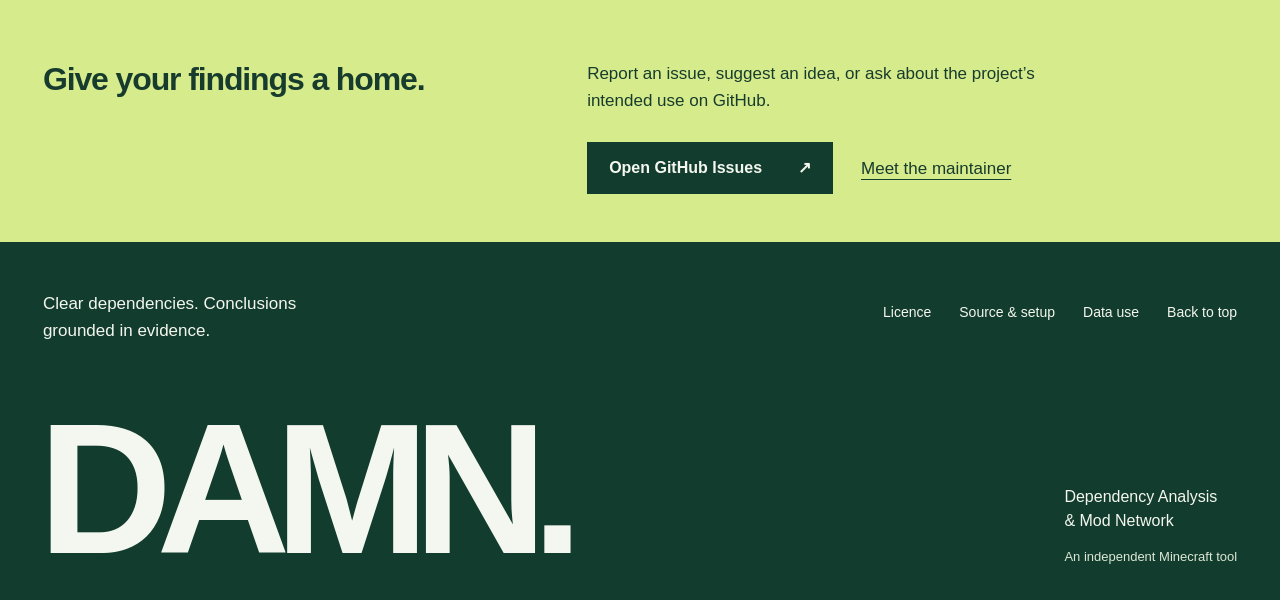
<file: docs/en.html>
<!doctype html>
<html lang="en" data-page-lang="en">
<head>
<meta charset="utf-8">
<meta name="viewport" content="width=device-width, initial-scale=1">
<title>DAMN · Minecraft modpack dependency analysis</title>
<meta name="description" content="DAMN is a desktop tool for static Minecraft modpack analysis. Scan local mods, trace declared dependencies, and inspect issues with their evidence. See the interface, data use and source." data-i18n-content="description">
<meta name="theme-color" content="#123c2d">
<meta property="og:type" content="website">
<meta property="og:title" content="DAMN · Minecraft modpack dependency analysis" data-i18n-content="pageTitle">
<meta property="og:description" content="DAMN is a desktop tool for static Minecraft modpack analysis. Scan local mods, trace declared dependencies, and inspect issues with their evidence. See the interface, data use and source." data-i18n-content="description">
<meta property="og:locale" content="en_US" id="og-locale">
<meta property="og:url" content="https://lingxi-uwu.github.io/DAMN/en.html" id="og-url">
<meta property="og:image" content="https://lingxi-uwu.github.io/DAMN/assets/overview.webp">
<meta property="og:image:alt" content="Real DAMN desktop interface in Chinese showing a fictional mod list, versions and scan results" data-i18n-content="overviewAlt">
<link rel="canonical" href="https://lingxi-uwu.github.io/DAMN/en.html" id="canonical">
<link rel="alternate" hreflang="zh-CN" href="https://lingxi-uwu.github.io/DAMN/">
<link rel="alternate" hreflang="en" href="https://lingxi-uwu.github.io/DAMN/en.html">
<link rel="alternate" hreflang="x-default" href="https://lingxi-uwu.github.io/DAMN/en.html">
<link rel="icon" href="favicon.svg" type="image/svg+xml">
<script>(function(){try{var q=new URLSearchParams(location.search).get('lang');var explicit=q==='en'||q==='zh'?q:null;var pathEnglish=/\/en\.html$/i.test(location.pathname);var saved=null;try{saved=localStorage.getItem('damn-site-language')}catch(e){}var preferred=null;var langs=navigator.languages&&navigator.languages.length?navigator.languages:[navigator.language||''];for(var i=0;i<langs.length;i++){if(/^zh(?:-|$)/i.test(langs[i])){preferred='zh';break}if(/^en(?:-|$)/i.test(langs[i])){preferred='en';break}}var selected=explicit||(pathEnglish?'en':(saved==='zh'||saved==='en'?saved:preferred||'en'));var current=document.documentElement.lang.indexOf('en')===0?'en':'zh';if(selected!==current){var next=new URL(selected==='en'?'en.html':'index.html',location.href);next.search=location.search;next.hash=location.hash;location.replace(next.href)}}catch(e){}})();</script>
<link rel="stylesheet" href="site.css?v=20261025-2">
<script src="site.js?v=20261025-2" defer></script>
</head>
<body id="top">
<a class="skip-link" href="#main" data-i18n="skip">Skip to content</a>
<div class="hero-field">
<header class="site-header frame">
<a class="brand" href="#top" aria-label="DAMN — Dependency Analysis and Mod Network"><span class="wordmark">DAMN<span aria-hidden="true">.</span></span><span class="brand-full">Dependency Analysis<span class="brand-break"> &amp; Mod Network</span></span></a>
<nav class="main-nav" aria-label="Main navigation" data-i18n-aria-label="navLabel">
<a href="#product" data-i18n="navProduct">Product</a><a href="#get-started" data-i18n="navWorkflow">Run locally</a><a href="#data" data-i18n="navData">Data &amp; API</a><a href="#faq" data-i18n="navFaq">FAQ</a>
</nav>
<div class="language-control" role="group" aria-label="Choose language" data-i18n-aria-label="languageLabel"><a href="index.html?lang=zh" lang="zh-CN" hreflang="zh-CN" data-language="zh" aria-label="切换到中文" data-i18n-aria-label="langChinese" >中文</a><a href="en.html?lang=en" lang="en" hreflang="en" data-language="en" aria-label="Switch to English" data-i18n-aria-label="langEnglish" aria-current="true">English</a></div>
</header>
</div>
<main id="main">
<div class="hero-field">
<section class="hero frame" aria-labelledby="hero-title">
<div class="hero-copy">
<h1 data-i18n="heroTitle" id="hero-title" data-reveal>Mods, made clear.</h1>
<p data-i18n="heroCopy" class="hero-description" data-reveal>DAMN is a desktop tool for static Minecraft modpack analysis. Scan local mods, trace declared dependencies, and see what needs a closer look.</p>
<div class="hero-action-row"><a class="button button-lime" href="https://github.com/Lingxi-UwU/DAMN" data-reveal><span data-i18n="source">View source</span><span aria-hidden="true">↗</span></a>
<p data-i18n="heroNote" class="hero-note" data-reveal>Public version 0.5.6 · Run from source with Python 3.11+</p></div>
<a class="text-link hero-explore" href="#product" data-reveal><span data-i18n="heroExplore">See how it works</span><span aria-hidden="true">↓</span></a>
</div>
<figure class="demo-figure" data-reveal>
<div class="dependency-demo" data-ui>
<div class="demo-toolbar"><strong data-i18n="demoTitle">Follow a dependency</strong><span data-i18n="demoMode">Local declarations</span></div>
<p data-i18n="demoHint" class="demo-hint">Select a mod to see what it needs.</p>
<div class="dependency-graph" role="group" aria-label="Select an example mod" data-i18n-aria-label="demoGroup">
<svg class="graph-edges" viewBox="0 0 600 230" preserveAspectRatio="none" aria-hidden="true"><defs><marker id="arrowhead" markerWidth="6" markerHeight="6" refX="5" refY="3" orient="auto"><path d="M0 0L6 3L0 6Z" fill="currentColor"/></marker></defs><path class="edge edge-storage" d="M245 35 C305 35 305 105 355 105"/><path class="edge edge-workshop is-active" d="M245 195 C305 195 305 105 355 105"/><path class="edge edge-missing is-active" d="M245 195 C295 195 305 195 355 195"/></svg>
<button type="button" class="mod-node source-node node-storage" data-mod="storage" aria-pressed="false"><span>ExampleStorage</span><small>example_storage</small></button>
<button type="button" class="mod-node source-node node-workshop is-selected" data-mod="workshop" aria-pressed="true"><span>ExampleWorkshop</span><small>example_workshop</small></button>
<div class="mod-node node-library"><span>ExampleLibrary</span><small data-i18n="demoDeclared">Declared dependency</small></div>
<div class="mod-node node-missing"><span>example_transport</span><small><span data-i18n="demoMissing">Missing prerequisite</span> ≥1.0</small></div>
</div>
<div class="demo-detail" aria-live="polite" aria-atomic="true"><span class="detail-label" data-i18n="demoSelection">Selected mod</span><strong id="selected-mod">ExampleWorkshop</strong><p id="selection-result" data-i18n="demoWorkshopResult">ExampleWorkshop declares ExampleLibrary as a dependency; example_transport ≥1.0 is also missing.</p><span class="evidence" data-i18n="demoEvidence">Evidence: local JAR declaration</span></div>
<p data-i18n="demoLimit" class="demo-limit">A static result does not prove the game will start.</p>
</div>
<figcaption data-i18n="demoCaption" >Interactive fragment from the public project demo. All mod names shown are fictional examples.</figcaption>
</figure>
</section>
</div>
<section class="product-section section frame" id="product" aria-labelledby="product-title">
<div class="section-intro"><div><h2 data-i18n="productTitle" id="product-title" data-reveal>Read the pack through its evidence.</h2><p data-i18n="productCopy" data-reveal>Inspect the same pack from different angles. Start with local evidence, then consider enriched information, keeping the source of each finding in view.</p></div><p data-i18n="overviewText" class="intro-aside" data-reveal>Keep files and metadata together, so you know what you are analysing.</p></div>
<p class="gallery-cue" id="gallery-hint"><span data-i18n="galleryHint">Swipe for three views. Tap any image to enlarge.</span><span aria-hidden="true">↔</span></p>
<div class="product-gallery" role="region" tabindex="0" aria-label="Product views: mod overview, dependency network and static checks" data-i18n-aria-label="galleryLabel" aria-describedby="gallery-hint">
<div class="gallery-panel gallery-overview"><figure class="product-figure overview-figure" data-reveal><a class="capture-link" href="assets/overview.webp" target="_blank" rel="noopener" aria-label="Real DAMN desktop interface in Chinese showing a fictional mod list, versions and scan results" data-i18n-aria-label="overviewAlt"><img src="assets/overview.webp" alt="Real DAMN desktop interface in Chinese showing a fictional mod list, versions and scan results" data-i18n-alt="overviewAlt" width="1440" height="900" loading="lazy" decoding="async"></a><figcaption data-i18n="overviewCaption" >Mod overview · Real desktop interface with a fictional demo snapshot</figcaption></figure><div class="story-copy gallery-overview-copy"><h3 data-i18n="galleryOverviewTitle">Mod overview</h3><p data-i18n="overviewText">Keep files and metadata together, so you know what you are analysing.</p></div></div>
<div class="network-story story-row gallery-panel"><figure class="product-figure " data-reveal><a class="capture-link" href="assets/network.webp" target="_blank" rel="noopener" aria-label="Real DAMN dependency network in the Chinese desktop interface, showing relationships among fictional example mods" data-i18n-aria-label="networkAlt"><img src="assets/network.webp" alt="Real DAMN dependency network in the Chinese desktop interface, showing relationships among fictional example mods" data-i18n-alt="networkAlt" width="1440" height="900" loading="lazy" decoding="async"></a><figcaption data-i18n="networkCaption" >Dependency network · Real desktop interface with a fictional demo snapshot</figcaption></figure><div class="story-copy"><h2 data-i18n="networkTitle" data-reveal>Trace what a mod needs.</h2><p data-i18n="networkCopy" data-reveal>The dependency network shows declared relationships between mods. Select a node, follow its direct links, and distinguish available prerequisites from missing items that need review.</p></div></div>
<div class="checks-story story-row gallery-panel"><div class="story-copy"><h2 data-i18n="checksTitle" data-reveal>Give each issue a place.</h2><p data-i18n="checksCopy" data-reveal>Static checks help surface missing dependencies and version constraints. They are leads for investigation; actual loading and runtime behaviour still need to be tested in the game.</p></div><figure class="product-figure " data-reveal><a class="capture-link" href="assets/checks.webp" target="_blank" rel="noopener" aria-label="Real DAMN static checks in the Chinese desktop interface, listing issues from fictional demo data" data-i18n-aria-label="checksAlt"><img src="assets/checks.webp" alt="Real DAMN static checks in the Chinese desktop interface, listing issues from fictional demo data" data-i18n-alt="checksAlt" width="1440" height="900" loading="lazy" decoding="async"></a><figcaption data-i18n="checksCaption" >Static checks · Real desktop interface with a fictional demo snapshot</figcaption></figure></div>
</div>
</section>
<section class="workflow-field" id="get-started" aria-labelledby="workflow-title"><div class="section frame">
<div class="workflow-heading"><h2 data-i18n="workflowTitle" id="workflow-title" data-reveal>Start with your modpack.</h2><p data-i18n="workflowIntro" data-reveal>Import, scan, review. Keep local evidence, then add online information when you need it.</p></div>
<div class="workflow-content"><div class="exchange-list"><div class="exchange" data-reveal><h3 data-i18n="workflowFirst" >First, bring the files.</h3><p data-i18n="workflowFirstCopy" >Choose a local mod folder, or import a ZIP / MRPACK modpack.</p></div><div class="exchange" data-reveal><h3 data-i18n="workflowSecond" >Then, read the declarations.</h3><p data-i18n="workflowSecondCopy" >Parse local metadata and declared dependencies into a mod list, a relationship view and static checks.</p></div><div class="exchange" data-reveal><h3 data-i18n="workflowThird" >Confirm the next action.</h3><p data-i18n="workflowThirdCopy" >When a prerequisite is needed, review the candidate file first. Downloads and installation require your confirmation.</p></div></div><figure class="product-figure " data-reveal><a class="capture-link" href="assets/import.webp" target="_blank" rel="noopener" aria-label="Real DAMN import flow in the Chinese desktop interface, with local folder and archive inputs" data-i18n-aria-label="importAlt"><img src="assets/import.webp" alt="Real DAMN import flow in the Chinese desktop interface, with local folder and archive inputs" data-i18n-alt="importAlt" width="1440" height="900" loading="lazy" decoding="async"></a><figcaption data-i18n="importCaption" >Modpack import · Real desktop interface with a fictional demo snapshot</figcaption></figure></div>
<div class="run-source" data-reveal><h3 data-i18n="runTitle" >Run from source</h3><p data-i18n="runCopy" >The current public version, 0.5.6, is available as source and requires Python 3.11+. Windows desktop mode also requires Microsoft Edge WebView2 Runtime. Follow the repository for setup and startup instructions.</p><a class="button button-forest" data-setup-link href="https://github.com/Lingxi-UwU/DAMN/blob/main/README.en.md#quick-start"><span data-i18n="readme">Read setup instructions</span><span aria-hidden="true">↗</span></a></div>
</div></section>
<section class="data-field" id="data" aria-labelledby="data-title"><div class="section frame">
<div class="data-heading"><h2 data-i18n="dataTitle" id="data-title" data-reveal>Know where data goes.</h2><p data-i18n="dataIntro" data-reveal>Analysis runs in the desktop app. Online enrichment and your AI configuration determine which context may leave your computer.</p></div>
<dl class="data-exchanges">
<div data-reveal><dt data-i18n="dataLocal" >Local analysis</dt><dd data-i18n="dataLocalCopy" >Core scans and declared dependency analysis can run locally without an AI key. This promotional website is static: it accepts no mod files, keys or analysis requests, and has no analytics or submission forms.</dd></div>
<div data-reveal><dt data-i18n="dataNetwork" >Online enrichment</dt><dd data-i18n="dataNetworkCopy" >Online enrichment is enabled by default in the desktop app and can be switched off in settings. When enabled, services may receive mod names, file hashes and platform identifiers to identify files and retrieve metadata and dependencies.</dd></div>
<div data-reveal><dt data-i18n="dataAi" >When AI is configured</dt><dd data-i18n="dataAiCopy" >Your configured AI service may receive context related to the analysis. Enrichment may automatically call that configured service. Switch off the relevant features before use if you do not want to send this context.</dd></div>
<div data-reveal><dt data-i18n="dataCf" >CurseForge integration status</dt><dd><p data-i18n="dataCfCopy">CurseForge integration is planned and subject to API access approval and further implementation review. Intended uses are identifying local files, retrieving metadata and dependencies, and downloading authorised files only where permitted by the platform and after user confirmation.</p><p data-i18n="dataCfNote" class="data-note">This is an independent personal project. No official CurseForge endorsement is claimed.</p></dd></div>
</dl>
</div></section>
<section class="about-section section frame" aria-labelledby="about-title"><div class="about-heading"><h2 data-i18n="aboutTitle" id="about-title" data-reveal>The project and its boundaries</h2><p data-i18n="aboutCopy" data-reveal>DAMN · Dependency Analysis &amp; Mod Network. A personal project focused on Minecraft modpack dependencies and static evidence.</p></div><div class="about-letter"><div data-reveal><h3 data-i18n="licenseTitle" >Partially published source</h3><p data-i18n="licenseCopy" >The public repository contains part of the source under a custom non-commercial licence. It is not MIT, GPL or an OSI-approved open-source licence. Read the licence and published-source scope before using, modifying or redistributing it.</p><div class="inline-links"><a class="text-link" href="https://github.com/Lingxi-UwU/DAMN/blob/main/LICENSE.txt" data-i18n="licenseLink">Read the licence</a><a class="text-link" href="https://github.com/Lingxi-UwU/DAMN/blob/main/SOURCE-MANIFEST.json" data-i18n="manifestLink">See published-source scope</a></div></div><div data-reveal><h3 data-i18n="aiTitle" >How it is developed</h3><p data-i18n="aiCopy" >AI tools have assisted with code during development. The public source, repository documentation and current version define what the project implements.</p></div></div></section>
<section class="faq-section section frame" id="faq" aria-labelledby="faq-title"><h2 data-i18n="faqTitle" id="faq-title" data-reveal>Common questions</h2><div class="faq-layout" data-reveal><nav class="faq-index" aria-label="Choose a question" data-i18n-aria-label="faqIndex"><a href="#answer-1" id="question-1" data-faq="1" data-i18n="faq1">Do I need an AI key?</a><a href="#answer-2" id="question-2" data-faq="2" data-i18n="faq2">Can I download an EXE now?</a><a href="#answer-3" id="question-3" data-faq="3" data-i18n="faq3">Does a clear check mean it will launch?</a><a href="#answer-4" id="question-4" data-faq="4" data-i18n="faq4">Will my mod information be sent online?</a><a href="#answer-5" id="question-5" data-faq="5" data-i18n="faq5">Can I use it commercially?</a><a href="#answer-6" id="question-6" data-faq="6" data-i18n="faq6">Is this an official CurseForge tool?</a></nav><div class="faq-answers"><article id="answer-1" aria-labelledby="question-1"><h3 data-i18n="faq1">Do I need an AI key?</h3><p data-i18n="faq1Answer">No. Core local scans, mod metadata reading and declared dependency analysis do not require an AI key. Once configured, AI features may send analysis context to the service you specify.</p></article><article id="answer-2" aria-labelledby="question-2"><h3 data-i18n="faq2">Can I download an EXE now?</h3><p data-i18n="faq2Answer">The current public version, 0.5.6, is provided as source. Buttons on this page lead to the actual GitHub repository. Follow its instructions to prepare Python 3.11+ and run the project.</p></article><article id="answer-3" aria-labelledby="question-3"><h3 data-i18n="faq3">Does a clear check mean it will launch?</h3><p data-i18n="faq3Answer">It cannot guarantee that. DAMN performs static analysis, which cannot cover every runtime interaction, configuration or environment difference. Continue with game logs and real gameplay tests.</p></article><article id="answer-4" aria-labelledby="question-4"><h3 data-i18n="faq4">Will my mod information be sent online?</h3><p data-i18n="faq4Answer">Online enrichment in the desktop app is enabled by default and can be disabled. It sends mod names, hashes or platform identifiers as needed by the services in use. Configured AI may also receive context and be called automatically during enrichment. See “Data &amp; API” on this page.</p></article><article id="answer-5" aria-labelledby="question-5"><h3 data-i18n="faq5">Can I use it commercially?</h3><p data-i18n="faq5Answer">The published source uses a custom noncommercial license. Read LICENSE.txt in the repository for the scope of permission. To discuss a use outside that scope, open an issue in the project repository.</p></article><article id="answer-6" aria-labelledby="question-6"><h3 data-i18n="faq6">Is this an official CurseForge tool?</h3><p data-i18n="faq6Answer">No. It is an independent personal project. CurseForge integration is planned and subject to API access approval and further implementation review. The platform name describes the intended integration.</p></article></div></div></section>
<section class="contact-field" aria-labelledby="contact-title"><div class="contact-section frame"><h2 data-i18n="contactTitle" id="contact-title" data-reveal>Give your findings a home.</h2><div><p data-i18n="contactCopy" data-reveal>Report an issue, suggest an idea, or ask about the project’s intended use on GitHub.</p><div class="contact-actions" data-reveal><a class="button button-forest" href="https://github.com/Lingxi-UwU/DAMN/issues"><span data-i18n="issues">Open GitHub Issues</span><span aria-hidden="true">↗</span></a><a class="text-link" href="https://github.com/Lingxi-UwU" data-i18n="maintainer">Meet the maintainer</a></div></div></div></section>
</main>
<footer class="site-footer"><div class="frame footer-top"><p data-i18n="footerCopy">Clear dependencies. Conclusions grounded in evidence.</p><nav aria-label="DAMN"><a href="https://github.com/Lingxi-UwU/DAMN/blob/main/LICENSE.txt" data-i18n="footerLicense">Licence</a><a href="https://github.com/Lingxi-UwU/DAMN#readme" data-i18n="footerSource">Source &amp; setup</a><a href="#data" data-i18n="footerData">Data use</a><a href="#top" data-i18n="footerBack">Back to top</a></nav></div><div class="frame footer-bottom"><div class="footer-wordmark" aria-hidden="true">DAMN.</div><p>Dependency Analysis<br>&amp; Mod Network<span data-i18n="footerIndependent">An independent Minecraft tool</span></p></div></footer>
</body>
</html>
</file>
<file: docs/site.css>
:root {
  --forest: #123c2d;
  --forest-raised: #1d4e3b;
  --lime: #d6eb8b;
  --paper: #f4f7ef;
  --ink: #173c2e;
  --wash: #e7eee0;
  --surface: #ffffff;
  --soft-ink: #4b6657;
  --light-ink: #dce7d6;
  --ui-line: #cad6c3;
  --ui-soft: #edf2e8;
  --warning-ink: #73531f;
  --warning-surface: #f1e9d6;
  --font: -apple-system, BlinkMacSystemFont, 'Segoe UI', 'Microsoft YaHei', 'PingFang SC', sans-serif;
  --frame: 1280px;
  --gutter: clamp(20px, 3.35vw, 56px);
  --ease: cubic-bezier(.22,.8,.22,1);
}
* { box-sizing: border-box; }
html { scroll-behavior: smooth; scroll-padding-top: 28px; }
body { margin: 0; background: var(--paper); color: var(--ink); font-family: var(--font); font-size: 17px; line-height: 1.6; -webkit-font-smoothing: antialiased; }
body, button { font-family: var(--font); }
button, a { -webkit-tap-highlight-color: transparent; touch-action: manipulation; }
button { font: inherit; }
button, a, summary { outline-offset: 5px; }
:focus-visible { outline: 3px solid var(--forest-raised); }
.hero-field :focus-visible, .site-footer :focus-visible, .data-field :focus-visible { outline-color: var(--lime); }
.dependency-demo :focus-visible { outline-color: var(--forest); }
::selection { background: var(--lime); color: var(--forest); }
a { color: inherit; text-decoration: none; }
a, button { transition: transform 180ms var(--ease), opacity 180ms var(--ease); }
a:active, button:active { transform: translateY(2px); }
button { color: inherit; }
p, h1, h2, h3, figure, dl, dd { margin: 0; }
h1, h2, h3 { font-weight: 600; text-wrap: balance; }
h1 { font-size: clamp(34px, 3.15vw, 46px); line-height: 1.16; letter-spacing: -.045em; }
h2 { font-size: clamp(28px, 2.5vw, 36px); line-height: 1.24; letter-spacing: -.035em; }
h3 { font-size: 22px; line-height: 1.4; letter-spacing: -.025em; }
p { overflow-wrap: anywhere; }
img { display: block; width: 100%; height: auto; }
svg { display: block; }
[hidden] { display: none !important; }
.frame { width: min(calc(100% - var(--gutter) * 2), var(--frame)); margin-inline: auto; }
.section { padding-block: 112px; }
.skip-link { position: fixed; top: 12px; left: 12px; z-index: 10; padding: 12px 20px; background: var(--lime); color: var(--forest); transform: translateY(-180%); }
.skip-link:focus { transform: translateY(0); opacity: 1; }
.hero-field { background: var(--forest); color: var(--paper); }
.site-header { min-height: 96px; display: flex; align-items: center; gap: 40px; }
.wordmark { font-size: 29px; line-height: 1; font-weight: 750; letter-spacing: -.065em; min-height: 44px; display: inline-flex; align-items: center; }
.wordmark span { color: var(--lime); }
.main-nav { display: flex; align-items: center; justify-content: flex-end; gap: 27px; margin-left: auto; }
.main-nav a { min-height: 44px; display: inline-flex; align-items: center; font-size: 15px; white-space: nowrap; }
.language-control { display: flex; align-items: center; gap: 4px; }
.language-control a { min-width: 48px; min-height: 44px; display: inline-flex; justify-content: center; align-items: center; padding-inline: 12px; font-size: 14px; color: var(--light-ink); }
.language-control a[aria-current] { background: var(--forest-raised); color: var(--paper); }
.hero { display: grid; grid-template-columns: .87fr 1.13fr; gap: 64px; padding-block: 48px 72px; align-items: center; }
.hero-copy { padding-block: 28px; }
.hero-description { margin-top: 28px; max-width: 40ch; font-size: 18px; line-height: 1.7; color: var(--paper); }
.button { min-height: 52px; display: inline-flex; align-items: center; justify-content: space-between; gap: 36px; padding: 14px 22px; font-size: 16px; font-weight: 600; line-height: 1.4; border: 0; border-radius: 0; }
.button:active { transform: translateY(1px); }
.button-lime { background: var(--lime); color: var(--forest); }
.button-forest { background: var(--forest); color: var(--paper); }
.hero-copy .button { margin-top: 30px; }
.hero-note { max-width: 40ch; margin-top: 22px; color: var(--light-ink); font-size: 14px; line-height: 1.7; }
.text-link { min-height: 44px; display: inline-flex; align-items: center; gap: 16px; text-decoration: underline; text-decoration-thickness: 1.3px; text-underline-offset: 5px; }
.hero-explore { margin-top: 25px; font-size: 15px; }
.demo-figure figcaption { color: var(--light-ink); margin-top: 16px; max-width: 58ch; font-size: 13px; line-height: 1.6; }
.dependency-demo { background: var(--paper); color: var(--ink); padding: 24px; border-radius: 12px; }
.demo-toolbar { display: flex; justify-content: space-between; align-items: center; flex-wrap: wrap; gap: 12px; }
.demo-toolbar strong { font-size: 17px; font-weight: 650; }
.demo-toolbar > span { background: var(--wash); color: var(--soft-ink); font-size: 13px; padding: 4px 8px; border-radius: 4px; }
.demo-hint { margin-top: 12px; font-size: 14px; color: var(--soft-ink); }
.dependency-graph { height: 230px; position: relative; margin-top: 24px; display: grid; grid-template-columns: 41% 41%; grid-template-rows: repeat(3, 1fr); justify-content: space-between; align-items: center; }
.graph-edges { position: absolute; width: 100%; height: 100%; top: 0; left: 0; color: var(--forest-raised); overflow: visible; pointer-events: none; }
.edge { fill: none; stroke: currentColor; stroke-width: 2; marker-end: url(#arrowhead); opacity: .2; }
.edge.is-active { opacity: .85; }
.edge-missing { color: var(--warning-ink); stroke-dasharray: 5 5; }
.mod-node { position: relative; min-height: 58px; display: flex; flex-direction: column; align-items: flex-start; justify-content: center; padding: 10px 11px; background: var(--surface); color: var(--ink); border: 1px solid var(--ui-line); border-radius: 6px; font-size: 13px; line-height: 1.35; text-align: left; }
.mod-node > span { font-weight: 650; }
.mod-node small { margin-top: 4px; font-size: 13px; color: var(--soft-ink); font-weight: 400; }
.source-node { cursor: pointer; width: 100%; }
.source-node.is-selected { background: var(--forest-raised); color: var(--paper); border-color: var(--forest-raised); }
.source-node.is-selected small { color: var(--light-ink); }
.node-storage { grid-column: 1; grid-row: 1; }
.node-workshop { grid-column: 1; grid-row: 3; }
.node-library { grid-column: 2; grid-row: 2; }
.node-missing { grid-column: 2; grid-row: 3; background: var(--warning-surface); border-color: transparent; color: var(--warning-ink); }
.node-missing small { color: var(--warning-ink); }
.demo-detail { background: var(--ui-soft); padding: 16px; border-radius: 6px; margin-top: 16px; min-height: 143px; }
.detail-label { display: block; font-size: 13px; color: var(--soft-ink); }
.demo-detail strong { display: block; margin-top: 3px; font-size: 16px; font-weight: 650; }
.demo-detail p { margin-top: 8px; font-size: 13px; line-height: 1.55; }
.evidence { display: block; margin-top: 10px; font-size: 13px; color: var(--soft-ink); }
.demo-limit { margin-top: 14px; color: var(--soft-ink); font-size: 13px; line-height: 1.5; }
.section-intro { display: grid; grid-template-columns: 1.4fr .7fr; gap: 96px; align-items: end; margin-bottom: 40px; }
.section-intro > div > p { max-width: 61ch; margin-top: 24px; }
.intro-aside { max-width: 26ch; font-size: 19px; line-height: 1.6; }
.product-figure { min-width: 0; }
.capture-link { display: block; overflow: hidden; background: var(--wash); }
.capture-link img { transition: transform 650ms var(--ease); }
figcaption { margin-top: 14px; color: var(--soft-ink); font-size: 13px; line-height: 1.6; }
.story-row { display: grid; align-items: center; gap: 64px; margin-top: 136px; }
.network-story { grid-template-columns: 1.6fr .85fr; }
.checks-story { grid-template-columns: .85fr 1.6fr; }
.story-copy p { margin-top: 24px; max-width: 34ch; }
.workflow-field { background: var(--wash); }
.workflow-heading { display: grid; grid-template-columns: 1fr 1fr; gap: 64px; align-items: start; margin-bottom: 48px; }
.workflow-heading p { max-width: 49ch; }
.workflow-content { display: grid; grid-template-columns: .85fr 1.6fr; gap: 64px; align-items: center; }
.exchange-list { display: flex; flex-direction: column; gap: 38px; }
.exchange p { margin-top: 12px; font-size: 16px; max-width: 35ch; }
.run-source { margin-top: 64px; background: var(--paper); display: grid; grid-template-columns: .6fr 1.45fr auto; gap: 32px; padding: 32px; align-items: start; }
.run-source p { font-size: 16px; max-width: 67ch; }
.run-source .button { align-self: center; }
.data-field { background: var(--forest); color: var(--paper); }
.data-heading { display: grid; grid-template-columns: 1fr 1fr; gap: 64px; }
.data-heading p { max-width: 50ch; }
.data-exchanges { margin-top: 64px; display: flex; flex-direction: column; gap: 48px; }
.data-exchanges > div { display: grid; grid-template-columns: 1fr 2fr; gap: 64px; }
.data-exchanges dt { font-size: 19px; font-weight: 600; }
.data-exchanges dd { font-size: 17px; max-width: 75ch; }
.data-note { margin-top: 16px; color: var(--light-ink); font-size: 15px; }
.about-section { display: grid; grid-template-columns: 1fr 1.45fr; gap: 96px; }
.about-heading > p { margin-top: 26px; max-width: 36ch; }
.about-letter { display: flex; flex-direction: column; gap: 44px; }
.about-letter h3 { font-size: 22px; }
.about-letter p { margin-top: 18px; max-width: 64ch; }
.inline-links { display: flex; flex-wrap: wrap; gap: 8px 28px; margin-top: 20px; font-size: 16px; }
.faq-section { padding-top: 0; }
.faq-layout { display: grid; grid-template-columns: 1fr 1.45fr; gap: 96px; margin-top: 40px; }
.faq-index { display: flex; flex-direction: column; gap: 10px; }
.faq-index a { min-height: 48px; padding: 12px 16px; display: flex; align-items: center; gap: 15px; font-size: 17px; line-height: 1.45; }
.faq-index a::before { content: ''; width: 7px; height: 7px; background: var(--ui-line); border-radius: 50%; flex: 0 0 auto; }
.faq-index a[aria-selected='true'] { background: var(--wash); }
.faq-index a[aria-selected='true']::before { background: var(--forest-raised); }
.faq-answers article + article { margin-top: 36px; }
.faq-answers article h3 { font-size: 20px; margin-bottom: 14px; }
.faq-answers article p { font-size: 20px; line-height: 1.6; max-width: 47ch; }
.faq-layout.is-enhanced .faq-answers { padding-top: 12px; }
.faq-layout.is-enhanced .faq-answers article { margin-top: 0; }
.faq-layout.is-enhanced .faq-answers article h3 { display: none; }
.faq-layout.is-enhanced .faq-answers article p { font-size: 24px; line-height: 1.55; }
.contact-field { background: var(--lime); }
.contact-section { display: grid; grid-template-columns: 1fr 1.45fr; gap: 96px; padding-block: 72px; }
.contact-section p { max-width: 53ch; }
.contact-actions { margin-top: 28px; display: flex; flex-wrap: wrap; align-items: center; gap: 18px 28px; }
.site-footer { background: var(--forest); color: var(--paper); padding-block: 48px 28px; }
.footer-top { display: flex; justify-content: space-between; gap: 40px; align-items: start; }
.footer-top > p { max-width: 29ch; font-size: 17px; }
.footer-top nav { display: flex; gap: 28px; flex-wrap: wrap; }
.footer-top nav a { display: inline-flex; align-items: center; min-height: 44px; font-size: 14px; }
.footer-bottom { display: flex; justify-content: space-between; gap: 40px; align-items: end; margin-top: 60px; }
.footer-wordmark { font-weight: 750; font-size: clamp(88px, 14.5vw, 208px); letter-spacing: -.085em; line-height: .9; margin-left: -.025em; }
.footer-bottom > p { font-size: 16px; line-height: 1.5; padding-bottom: 5px; }
.footer-bottom > p span { display: block; font-size: 13px; color: var(--light-ink); margin-top: 14px; }
@media (min-width: 1500px) { .hero { gap: 80px; } }
@media (max-width: 1100px) {
  .site-header { gap: 24px; }
  .main-nav { gap: 18px; }
  .hero { gap: 36px; grid-template-columns: .9fr 1.1fr; padding-top: 32px; }
  .hero-description { font-size: 17px; }
  .dependency-demo { padding: 20px; }
  .demo-toolbar { gap: 6px; }
  .demo-toolbar strong { font-size: 15px; }
  .demo-toolbar > span { font-size: 13px; }
  .mod-node { font-size: 13px; padding: 9px 7px; }
  .mod-node small { font-size: 13px; }
  .section-intro, .about-section, .faq-layout, .contact-section { gap: 48px; }
  .story-row, .workflow-content, .data-exchanges > div { gap: 40px; }
  .run-source { grid-template-columns: .6fr 1.6fr; }
  .run-source .button { grid-column: 2; justify-self: start; }
}
@media (max-width: 850px) {
  .site-header { min-height: 118px; padding-block: 16px 8px; display: grid; grid-template-columns: 1fr auto; gap: 4px 20px; }
  .main-nav { grid-column: 1 / -1; grid-row: 2; margin-left: 0; justify-content: space-between; gap: 14px; }
  .language-control { grid-column: 2; grid-row: 1; }
  .hero { grid-template-columns: 1fr; gap: 36px; padding-block: 32px 56px; }
  .hero-copy { display: grid; grid-template-columns: 1fr 1fr; gap: 0 32px; align-items: start; padding: 0; }
  .hero-copy h1 { grid-column: 1; }
  .hero-description { grid-column: 2; grid-row: 1 / 4; margin-top: 0; max-width: 39ch; }
  .hero-copy .button { grid-column: 1; justify-self: start; margin-top: 24px; }
  .hero-note { grid-column: 1; font-size: 13px; margin-top: 18px; }
  .hero-explore { grid-column: 2; margin-top: 18px; align-self: end; }
  .demo-figure { max-width: 700px; width: 100%; }
  .dependency-demo { padding: 26px; }
  .demo-toolbar strong { font-size: 17px; }
  .demo-toolbar > span { font-size: 13px; }
  .mod-node { font-size: 14px; padding: 10px 14px; }
  .mod-node small { font-size: 13px; }
  .dependency-graph { height: 220px; margin-top: 20px; }
  .demo-detail { min-height: 126px; }
  .section { padding-block: 88px; }
  .section-intro { grid-template-columns: 1.3fr .7fr; gap: 40px; }
  .intro-aside { font-size: 17px; }
  .story-row { margin-top: 96px; gap: 32px; }
  .network-story { grid-template-columns: 1.25fr 1fr; }
  .checks-story { grid-template-columns: 1fr 1.25fr; }
  .story-copy p { font-size: 16px; margin-top: 20px; }
  .story-copy h2 { font-size: 28px; }
  .workflow-content { grid-template-columns: 1fr; }
  .exchange-list { display: grid; grid-template-columns: 1fr; gap: 26px; }
  .exchange { display: grid; grid-template-columns: 1fr 1.5fr; gap: 32px; }
  .exchange p { margin-top: 0; max-width: none; }
  .workflow-content .product-figure { margin-top: 12px; }
  .run-source { margin-top: 40px; padding: 28px; }
  .data-heading { gap: 40px; }
  .data-exchanges > div { grid-template-columns: 1fr 1.7fr; gap: 40px; }
  .about-section, .faq-layout, .contact-section { gap: 40px; grid-template-columns: 1fr 1.4fr; }
  .faq-section { padding-top: 0; }
  .faq-index a { font-size: 16px; padding-inline: 10px; }
  .faq-layout.is-enhanced .faq-answers article p { font-size: 21px; }
  .footer-top { gap: 28px; }
  .footer-top nav { justify-content: flex-end; gap: 10px 20px; max-width: 350px; }
}
@media (max-width: 600px) {
  body { font-size: 16px; }
  h1 { font-size: 36px; line-height: 1.15; }
  h2 { font-size: 28px; line-height: 1.25; }
  h3 { font-size: 20px; }
  .site-header { min-height: 114px; }
  .wordmark { font-size: 27px; }
  .language-control a { padding-inline: 10px; }
  .main-nav { gap: 8px; }
  .main-nav a { font-size: 13px; }
  .hero { padding-top: 30px; gap: 34px; padding-bottom: 42px; }
  .hero-copy { display: block; }
  .hero-description { margin-top: 24px; font-size: 17px; line-height: 1.65; max-width: 40ch; }
  .hero-copy .button { margin-top: 24px; }
  .hero-note { margin-top: 18px; font-size: 13px; }
  .hero-explore { margin-top: 14px; }
  .dependency-demo { padding: 18px 14px; border-radius: 8px; }
  .demo-toolbar { gap: 8px; }
  .demo-toolbar strong { font-size: 15px; }
  .demo-toolbar > span { font-size: 13px; }
  .demo-hint { font-size: 13px; }
  .dependency-graph { grid-template-columns: 44% 44%; height: 214px; margin-top: 16px; }
  .mod-node { font-size: 13px; padding: 9px 7px; min-height: 58px; }
  .mod-node small { font-size: 13px; }
  .demo-detail { padding: 14px; min-height: 153px; }
  .demo-detail p { font-size: 13px; }
  .demo-limit { font-size: 13px; }
  .demo-figure figcaption { font-size: 13px; margin-top: 12px; }
  .section { padding-block: 72px; }
  .section-intro { display: block; margin-bottom: 28px; }
  .section-intro > div > p { margin-top: 22px; }
  .intro-aside { margin-top: 24px; max-width: 35ch; font-size: 16px; }
  figcaption { margin-top: 12px; font-size: 13px; }
  .story-row { display: flex; flex-direction: column; gap: 28px; margin-top: 80px; align-items: stretch; }
  .story-copy { order: -1; }
  .story-copy p { max-width: 45ch; margin-top: 20px; }
  .workflow-heading { display: block; margin-bottom: 32px; }
  .workflow-heading p { margin-top: 22px; }
  .workflow-content { gap: 32px; }
  .exchange-list { gap: 30px; }
  .exchange { display: block; }
  .exchange p { margin-top: 12px; }
  .run-source { display: block; padding: 24px; margin-top: 32px; }
  .run-source p { margin-top: 18px; }
  .run-source .button { margin-top: 24px; }
  .data-heading { display: block; }
  .data-heading p { margin-top: 24px; }
  .data-exchanges { margin-top: 40px; gap: 36px; }
  .data-exchanges > div { display: block; }
  .data-exchanges dt { font-size: 19px; }
  .data-exchanges dd { margin-top: 14px; font-size: 16px; }
  .data-note { font-size: 14px; }
  .about-section { display: block; }
  .about-heading > p { margin-top: 22px; max-width: none; }
  .about-letter { margin-top: 36px; gap: 32px; }
  .about-letter h3 { font-size: 20px; }
  .inline-links { gap: 4px 24px; }
  .faq-section { padding-top: 0; }
  .faq-layout { display: block; margin-top: 28px; }
  .faq-index { gap: 6px; }
  .faq-index a { font-size: 16px; padding: 12px; }
  .faq-answers { margin-top: 26px; }
  .faq-layout.is-enhanced .faq-answers { padding-top: 0; }
  .faq-layout.is-enhanced .faq-answers article p { font-size: 19px; }
  .contact-section { display: block; padding-block: 56px; }
  .contact-section > div > p { margin-top: 24px; }
  .contact-actions { align-items: flex-start; flex-direction: column; gap: 12px; }
  .footer-top { display: block; }
  .footer-top nav { margin-top: 24px; max-width: none; justify-content: space-between; gap: 8px 18px; }
  .footer-top nav a { font-size: 13px; }
  .footer-bottom { margin-top: 44px; display: block; }
  .footer-wordmark { font-size: 100px; }
  .footer-bottom > p { margin-top: 32px; font-size: 14px; }
  .footer-bottom > p span { font-size: 13px; margin-top: 10px; }
}

/* The full product name remains readable beside the language controls. */
.brand { display: inline-flex; flex-direction: column; align-items: flex-start; gap: 5px; flex-shrink: 0; }
.brand .wordmark { min-height: 30px; }
.brand-full { color: var(--light-ink); font-size: 13px; line-height: 1.35; letter-spacing: 0; font-weight: 400; }
.brand-break { display: inline; }
.hero-description { font-size: 18px; }
/* Offscreen preparation never reduces reading text opacity. */
.is-reveal-prepared { transform: translateY(24px); transition: none !important; }
.is-reveal-prepared.is-reveal-from-above { transform: translateY(-24px); }
.product-figure.is-reveal-prepared, .demo-figure.is-reveal-prepared { transform: translateY(32px) scale(.985); }
.product-figure.is-reveal-prepared.is-reveal-from-above, .demo-figure.is-reveal-prepared.is-reveal-from-above { transform: translateY(-32px) scale(.985); }
.is-revealing { transform: translateY(0) scale(1); transition: transform 600ms var(--ease); }
.is-reveal-instant { transform: none !important; opacity: 1 !important; transition: none !important; }
@media (hover: hover) and (pointer: fine) {
  a:hover { opacity: .8; }
  .button:hover { transform: translateY(-2px); opacity: 1; }
  .source-node:hover { transform: translateY(-2px); }
  .source-node:not(.is-selected):hover { background: var(--wash); color: var(--ink); }
  .source-node.is-selected:hover { background: var(--forest); color: var(--paper); border-color: var(--forest); }
  .source-node.is-selected:hover small { color: var(--light-ink); }
  .button:hover > span[aria-hidden] { transform: translate(2px, -2px); }
  .capture-link:hover { opacity: 1; }
  .capture-link:hover img { transform: scale(1.015); }
}
.button > span[aria-hidden] { transition: transform 180ms var(--ease); }
.button:active, .source-node:active { transform: translateY(1px) scale(.97); }
.edge, .node-missing { transition: opacity 180ms var(--ease); }
@media(max-width:600px) { .brand-break { display: block; } .brand { gap: 4px; } .hero-description { font-size: 18px; } }

/* Neutral wrappers retain the desktop composition. Phones get their own reading rhythm. */
.hero-action-row, .product-gallery, .gallery-overview { display: contents; }
.gallery-cue, .gallery-overview-copy { display: none; }
@media (max-width: 600px) {
  :root { --gutter: clamp(22px, 6.15vw, 26px); }
  body { line-height: 1.7; }
  .site-header { padding-block: 20px 4px; gap: 12px 18px; }
  .main-nav { gap: 12px; }
  .main-nav a { font-size: 14px; }
  .hero { padding-block: 36px 54px; gap: 38px; }
  .hero-copy h1 { font-size: 36px; }
  .hero-description { margin-top: 26px; line-height: 1.7; }
  .hero-action-row { display: grid; grid-template-columns: auto minmax(0, 1fr); gap: 18px; align-items: center; margin-top: 28px; }
  .hero-action-row .button { grid-column: 1; grid-row: 1; margin-top: 0; min-height: 54px; gap: 20px; padding-inline: 18px; font-size: 15px; }
  .hero-action-row .hero-note { grid-column: 2; grid-row: 1; margin: 0; font-size: 13px; line-height: 1.65; }
  .hero-explore { margin-top: 14px; }
  .demo-figure { width: calc(100% + 8px); margin-inline: -4px; }
  .dependency-demo { padding: 22px 16px; }
  .demo-toolbar { gap: 10px; }
  .demo-hint { margin-top: 14px; }
  .dependency-graph { grid-template-columns: 46% 46%; height: 248px; margin-top: 22px; }
  .mod-node { min-height: 70px; padding: 10px 6px; overflow-wrap: normal; }
  .source-node > span, .source-node small { white-space: nowrap; }
  .mod-node small { line-height: 1.45; }
  .demo-detail { display: grid; grid-template-columns: minmax(0, 1fr) auto; gap: 6px 10px; padding: 16px; min-height: 0; margin-top: 20px; }
  .demo-detail .detail-label { grid-column: 1; align-self: center; }
  .demo-detail strong { grid-column: 2; grid-row: 1; font-size: 14px; margin-top: 0; }
  .demo-detail p { grid-column: 1 / -1; margin-top: 4px; line-height: 1.7; }
  .demo-detail .evidence { grid-column: 1 / -1; margin-top: 4px; line-height: 1.6; }
  .demo-limit { margin-top: 18px; line-height: 1.65; }
  .demo-figure figcaption { padding-inline: 4px; line-height: 1.7; margin-top: 16px; }
  .section { padding-block: 82px; }
  .section-intro { margin-bottom: 28px; }
  .section-intro > div > p { margin-top: 24px; }
  .section-intro .intro-aside { display: none; }
  .gallery-cue { display: flex; justify-content: space-between; align-items: center; gap: 18px; margin-bottom: 22px; font-size: 14px; line-height: 1.6; }
  .gallery-cue > span:first-child { max-width: 33ch; }
  .gallery-cue > span[aria-hidden] { flex: 0 0 auto; font-size: 25px; line-height: 1; }
  .product-gallery { display: grid; grid-auto-flow: column; grid-auto-columns: calc(100vw - var(--gutter) * 2 - 14px); align-items: start; gap: 18px; width: calc(100% + var(--gutter)); padding: 0 calc(var(--gutter) + 14px) 18px 0; overflow-x: auto; overflow-y: hidden; scroll-snap-type: x proximity; scroll-padding-inline: 0; overscroll-behavior-inline: contain; scrollbar-width: thin; scrollbar-color: var(--forest-raised) var(--wash); }
  .product-gallery:focus-visible { outline-offset: -3px; }
  .product-gallery::-webkit-scrollbar { height: 5px; }
  .product-gallery::-webkit-scrollbar-track { background: var(--wash); }
  .product-gallery::-webkit-scrollbar-thumb { background: var(--forest-raised); }
  .product-gallery .gallery-panel { display: flex; flex-direction: column; gap: 0; width: 100%; margin: 0; min-width: 0; scroll-snap-align: start; }
  .product-gallery .product-figure { order: 0; width: 100%; margin: 0; }
  .product-gallery .story-copy { display: block; order: 1; margin-top: 22px; }
  .product-gallery .story-copy h2, .product-gallery .story-copy h3 { font-size: 24px; line-height: 1.3; }
  .product-gallery .story-copy p { margin-top: 14px; max-width: none; font-size: 16px; line-height: 1.7; }
  .product-gallery figcaption { font-size: 13px; line-height: 1.65; }
  .product-gallery .is-reveal-prepared, .product-gallery .is-revealing { transform: none !important; transition: none !important; }
  .workflow-heading { margin-bottom: 40px; }
  .workflow-heading p { margin-top: 24px; }
  .exchange-list { gap: 34px; }
  .exchange h3 { font-size: 20px; }
  .exchange p { margin-top: 14px; line-height: 1.75; }
  .workflow-content { gap: 36px; }
  .run-source { display: grid; grid-template-columns: minmax(0, 1fr) auto; gap: 20px 16px; margin-top: 40px; padding: 26px 22px; }
  .run-source h3 { grid-column: 1 / -1; }
  .run-source p { grid-column: 1 / -1; margin: 0; line-height: 1.75; }
  .run-source .button { grid-column: 1 / -1; justify-self: start; margin-top: 2px; }
  .data-heading p { margin-top: 26px; }
  .data-exchanges { margin-top: 44px; gap: 42px; }
  .data-exchanges dd { margin-top: 16px; line-height: 1.75; }
  .data-note { line-height: 1.7; }
  .about-heading > p { margin-top: 26px; }
  .about-letter { margin-top: 42px; gap: 38px; }
  .about-letter p { line-height: 1.75; }
  .faq-section { padding-top: 0; }
  .faq-layout { margin-top: 32px; }
  .faq-index { display: grid; grid-template-columns: repeat(2, minmax(0, 1fr)); gap: 8px 12px; }
  .faq-index a { min-height: 78px; align-items: flex-start; gap: 10px; padding: 12px 10px; font-size: 15px; line-height: 1.55; }
  .faq-index a::before { margin-top: 8px; width: 6px; height: 6px; }
  .faq-answers { margin-top: 30px; }
  .faq-layout.is-enhanced .faq-answers { padding: 24px 22px; background: var(--wash); }
  .faq-layout.is-enhanced .faq-answers article p { font-size: 18px; line-height: 1.7; }
  .contact-section { padding-block: 60px; }
  .contact-section > div > p { margin-top: 26px; line-height: 1.75; }
  .contact-actions { flex-direction: row; align-items: center; flex-wrap: wrap; gap: 14px 22px; }
  .contact-actions .button { gap: 24px; padding-inline: 18px; }
  .footer-top nav { display: grid; grid-template-columns: 1fr 1fr; gap: 4px 22px; margin-top: 26px; }
  .footer-top nav a { font-size: 15px; }
  .footer-bottom { margin-top: 44px; }
}

@media (prefers-reduced-motion: reduce) {
  html { scroll-behavior: auto; }
  a:active, button:active, .button:active, .source-node:active, .button:hover, .source-node:hover, .button > span[aria-hidden], .button:hover > span[aria-hidden], .capture-link:hover img { transform: none; }
  *, *::before, *::after { animation: none !important; transition: none !important; }
}
</file>
